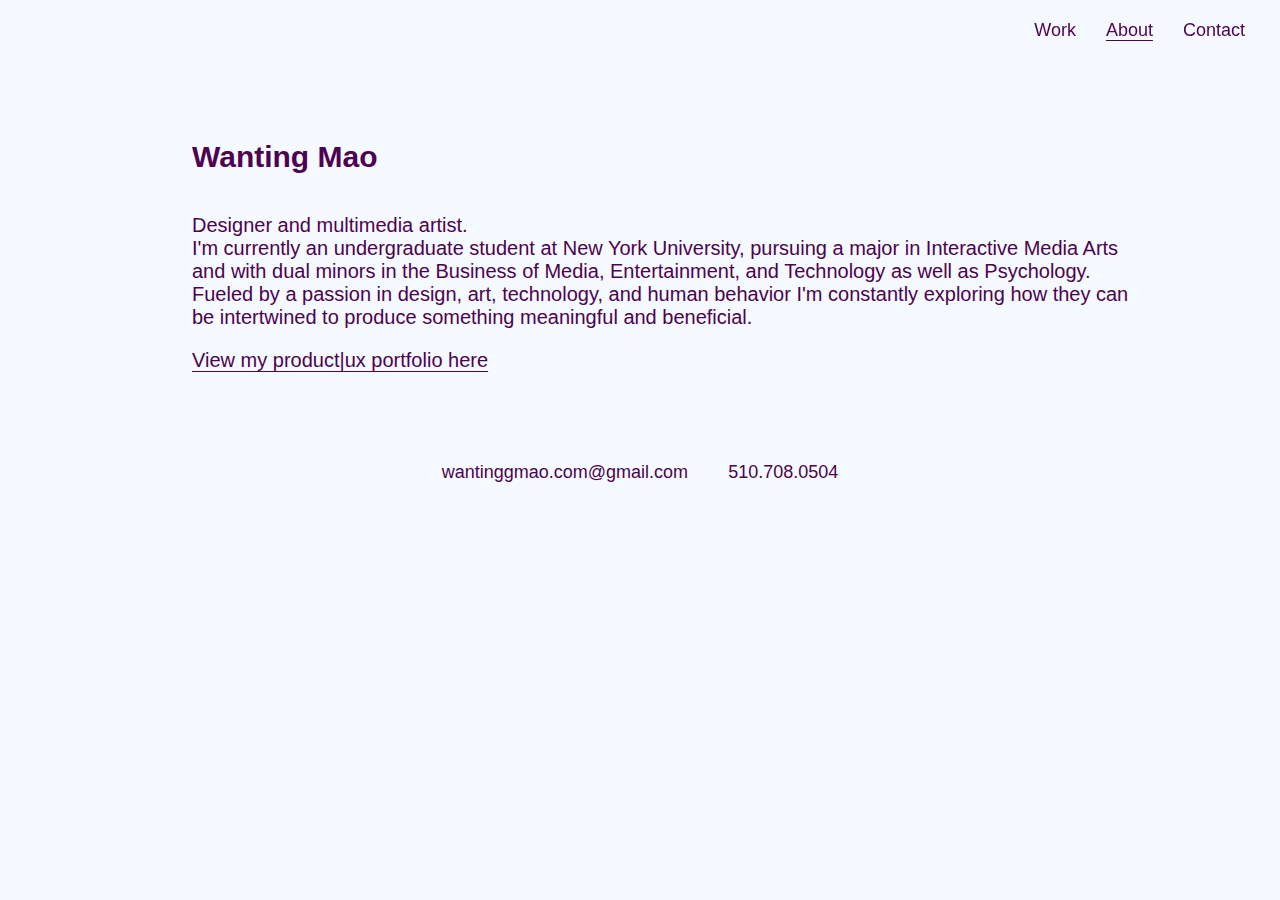
<file: about.html>
<!DOCTYPE html>
<html lang="en">
<head>
    <meta charset="UTF-8">
    <meta name="viewport" content="width=device-width, initial-scale=1.0">
    <link rel="stylesheet" href="about.css">
    
    <link rel="preconnect" href="https://fonts.googleapis.com">
    <link rel="preconnect" href="https://fonts.gstatic.com" crossorigin>
    <link href="https://fonts.googleapis.com/css2?family=Barlow:wght@100;200;300;400&family=Inter:wght@100&family=Playfair+Display&display=swap" rel="stylesheet">
    
    <link rel="stylesheet" href="navigation.css">
    <title>About</title>
</head>
<body>
    <header>
        <nav class="navbar">
            <a href="index.html">Work</a>
            <a href="about.html" class="active">About</a>
            <a href="contact.html">Contact</a>
        </nav>
    </header>

    <div class="intro">
        <h1>Wanting Mao</h1>
    </div>

    <div class="aboutme-container">
        <div class="aboutme">
            <p class="aboutme-text">
                Designer and multimedia artist. <br>
                I'm currently an undergraduate student at New York University, 
                pursuing a major in Interactive Media Arts and with dual minors 
                in the Business of Media, Entertainment, and Technology as well 
                as Psychology. Fueled by a passion in design, art, technology, 
                and human behavior I'm constantly exploring how they can be 
                intertwined to produce something meaningful and beneficial.
            </p>
                
            <p> <a href="https://wantingsthings.com/">View my product|ux portfolio here</a></p>
        </div>

    </div>
    

    <footer>
        <div class="contact-links">
            <!-- Contact links content -->
            <a href="mailto:wantinggmao@gmail.com">wantinggmao.com@gmail.com</a>
            <a href="tel:+15107080504">510.708.0504</a>
        </div>
    </footer>
</body>
</html>
</file>
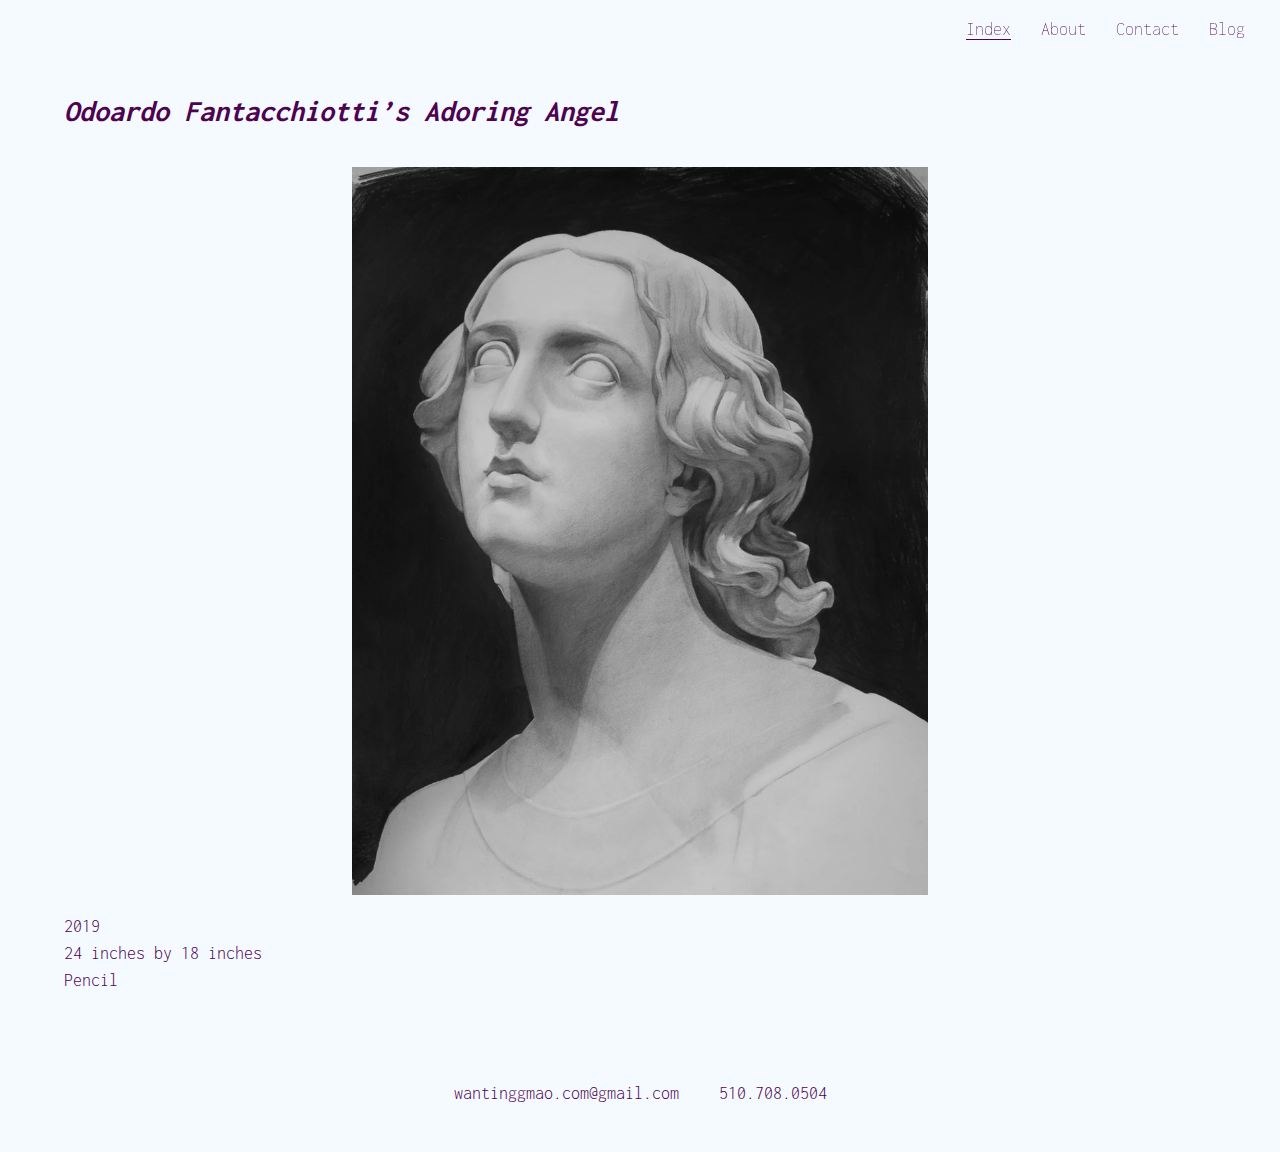
<file: angel.html>
<!DOCTYPE html>
<html lang="en">
<head>
    <meta charset="UTF-8">
    <meta name="viewport" content="width=device-width, initial-scale=1.0">
    <link rel="stylesheet" href="ladies.css">
    
    <link rel="preconnect" href="https://fonts.googleapis.com">
    <link rel="preconnect" href="https://fonts.gstatic.com" crossorigin>
<link href="https://fonts.googleapis.com/css2?family=Barlow:wght@100;200;300&family=Inconsolata:wght@300;400&family=Inter:wght@100&family=Playfair+Display&display=swap" rel="stylesheet">
    
    <link rel="stylesheet" href="navigation.css">
    <title>Odoardo Fantacchiotti’s Adoring Angel</title>
</head>
<body>
    <header>
        <nav class="navbar">
            <a href="index.html" class="active">Index</a>
            <a href="about.html">About</a>
            <a href="contact.html">Contact</a>
            <a href="blog.html">Blog</a>
        </nav>
        <div class="intro">
            <h1><i>Odoardo Fantacchiotti’s Adoring Angel</i></h1>
        </div>
    </header>

   <div class="image">
                    <img src="imgs/angel.png" alt="Odoardo Fantacchiotti’s Adoring Angel">
                    </div>
                    <div>
                        <p>
                            2019<br>
                            24 inches by 18 inches<br>
                            Pencil 

                        </p>
                    </div>
                </div>
            
    <footer>
        <div class="contact-links">
            <!-- Contact links content -->
            <a href="mailto:wantinggmao@gmail.com">wantinggmao.com@gmail.com</a>
            <a href="tel:+15107080504">510.708.0504</a>
        </div>
    </footer>
</body>
</html>
</file>
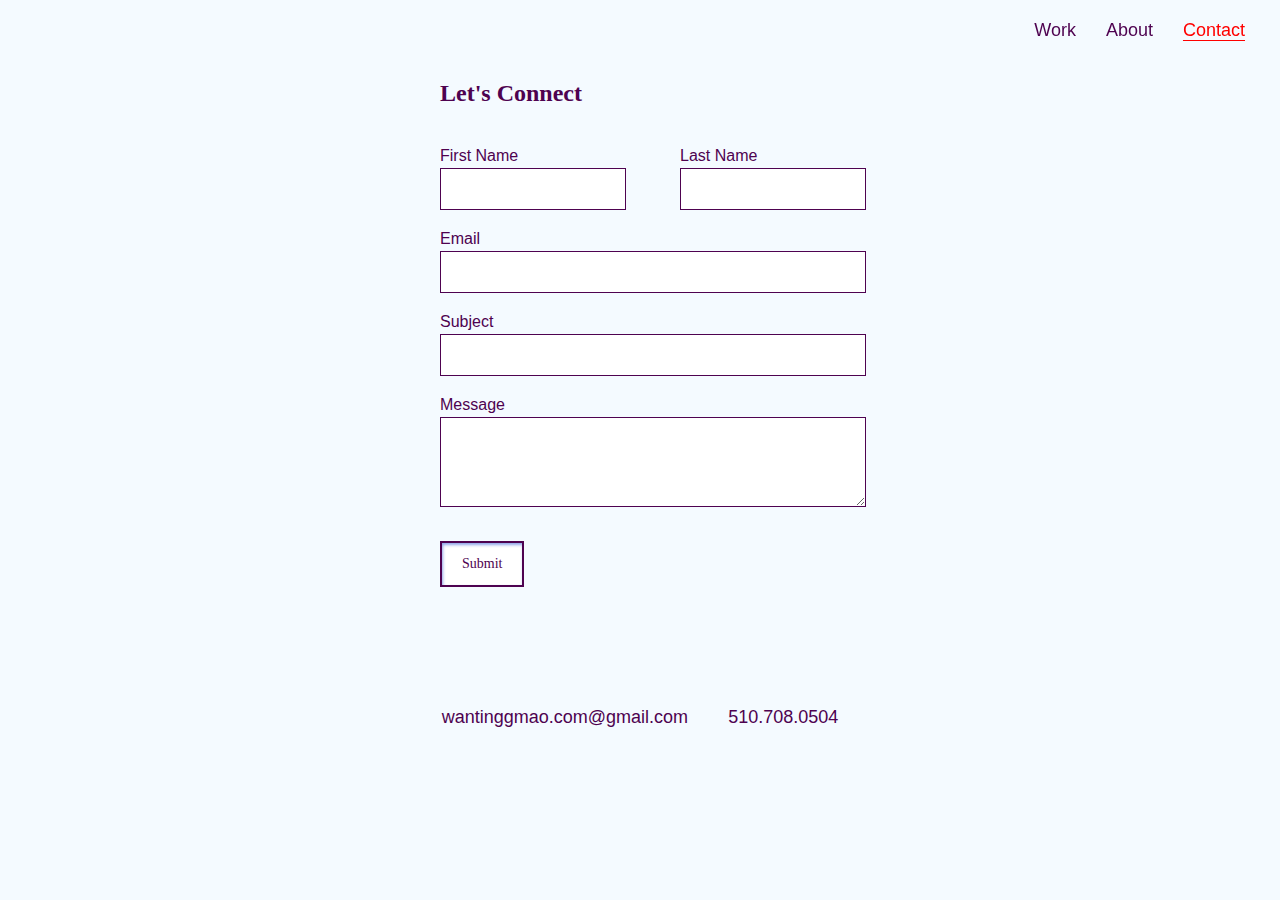
<file: contact.html>
<!DOCTYPE html>
<html lang="en">
<head>
    <link rel="stylesheet" href="navigation.css">
    <link rel="stylesheet" href="style.css"> <!-- Link to your main style.css -->
    <link rel="stylesheet" href="contact.css"> <!-- Link to the new or updated contact.css -->
    
    <link rel="preconnect" href="https://fonts.googleapis.com">
    <link rel="preconnect" href="https://fonts.gstatic.com" crossorigin>
    <link href="https://fonts.googleapis.com/css2?family=Barlow:wght@100;200;300;400&family=Inter:wght@100&family=Playfair+Display&display=swap" rel="stylesheet">
    
    <title>Contact</title>
</head>
<body>
    <header>
        <nav class="navbar">
            <a href="index.html">Work</a>
            <a href="about.html">About</a>
            <a href="contact.html" class="active">Contact</a>
        </nav>
    </header>

    <div class="contact-container">
        <form action="https://api.web3forms.com/submit" method="POST">

            <input type="hidden" name="access_key" value="4fb57ae7-def2-4c25-840b-3293f38a7f48">
        <section id="contact-form">
            <h2>Let's Connect</h2>
            
                <div class="name-inputs">
            
                    <div class="name-input">
                       
                        <label for="fname">First Name </label>
                        <input type="text" id="fname" name="fname" required>
                    </div>

                    <div class="name-input">
                        <label for="lname">Last Name</label>
                        <input type="text" id="lname" name="lname">
                    </div>
                </div>
            <!-- </div> -->

                <label for="email">Email <span></span></label>
                <input type="email" id="email" name="email" required>

                <label for="subject">Subject <span></span></label>
                <input type="text" id="subject" name="subject" required>

                <label for="message">Message <span></span></label>
                <textarea id="message" name="message" rows="4" required></textarea>

                <button type="submit">Submit</button>
            </form>
        </section>
    </div>

    <footer>
        <div class="contact-links">
            <!-- Contact links content -->
            <a href="mailto:wantinggmao@gmail.com">wantinggmao.com@gmail.com</a>
            <a href="tel:+15107080504">510.708.0504</a>
        </div>
    </footer>
</body>
</html>
</file>
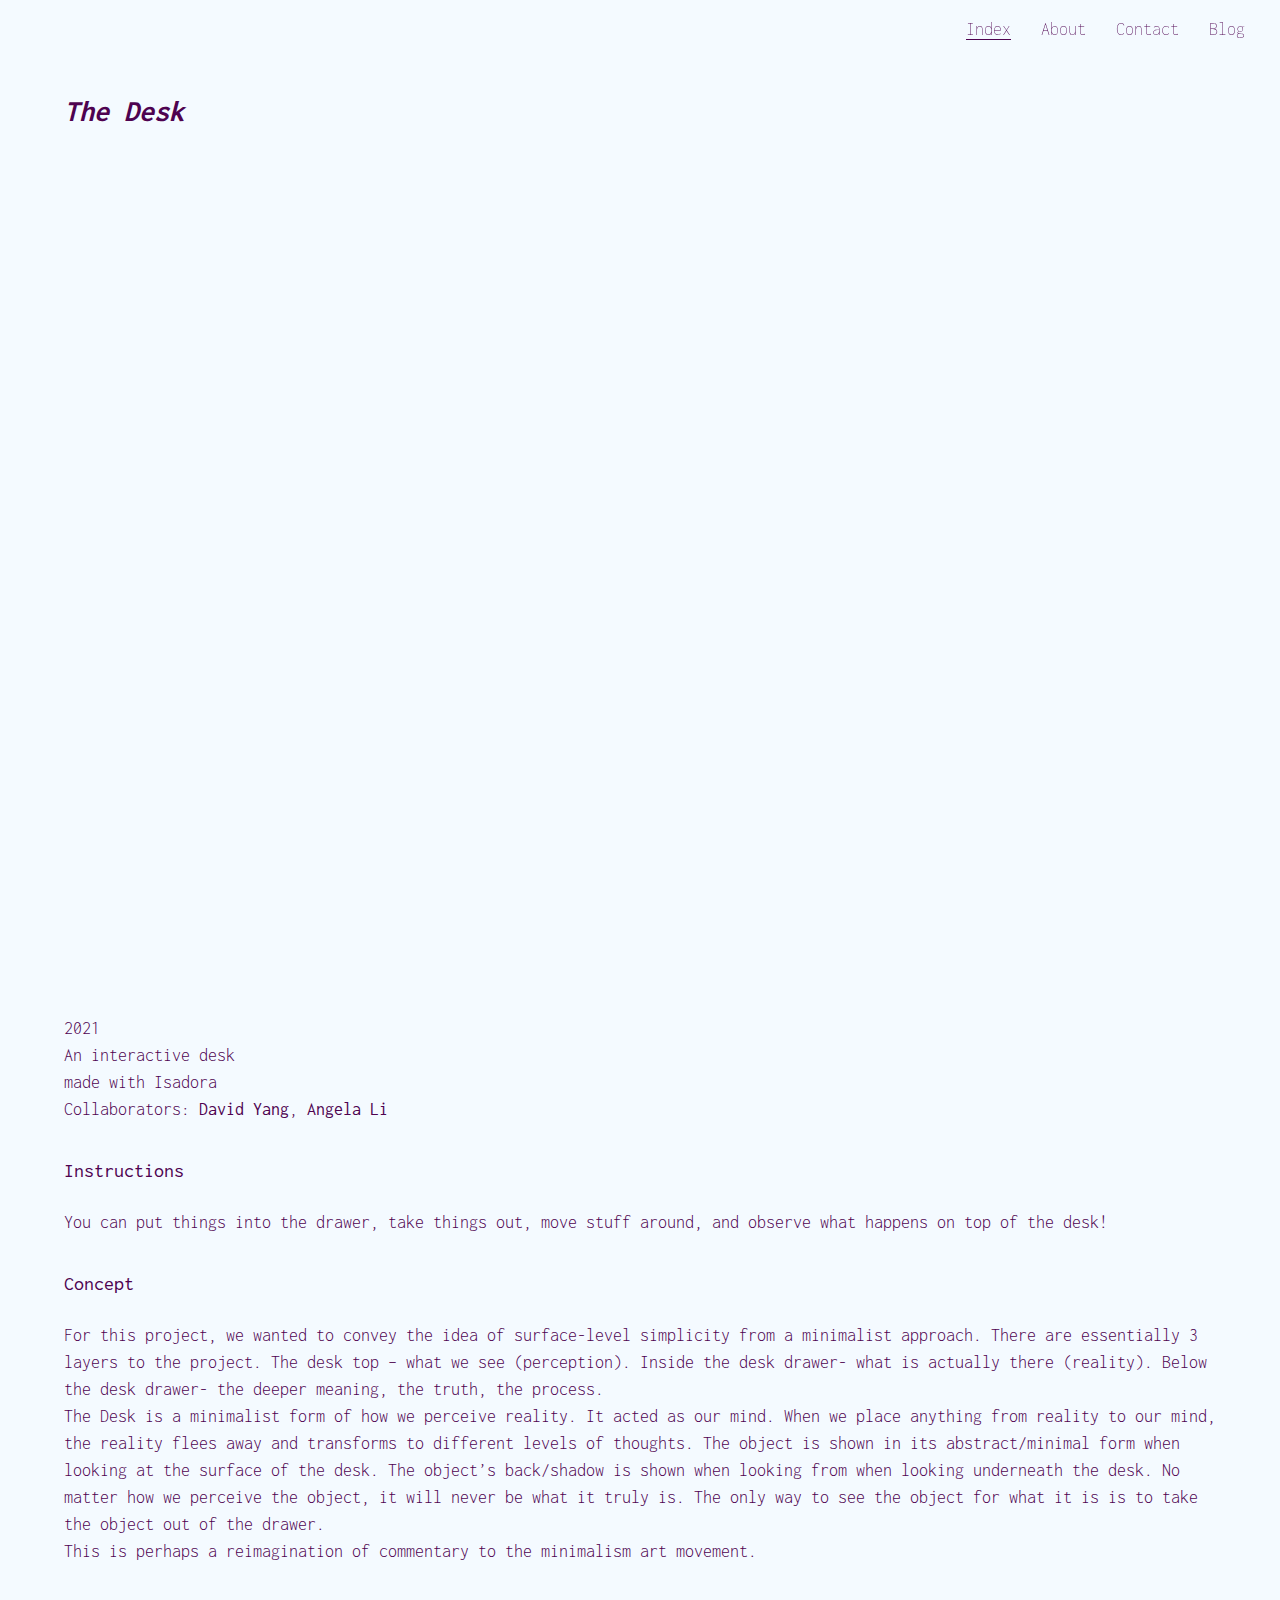
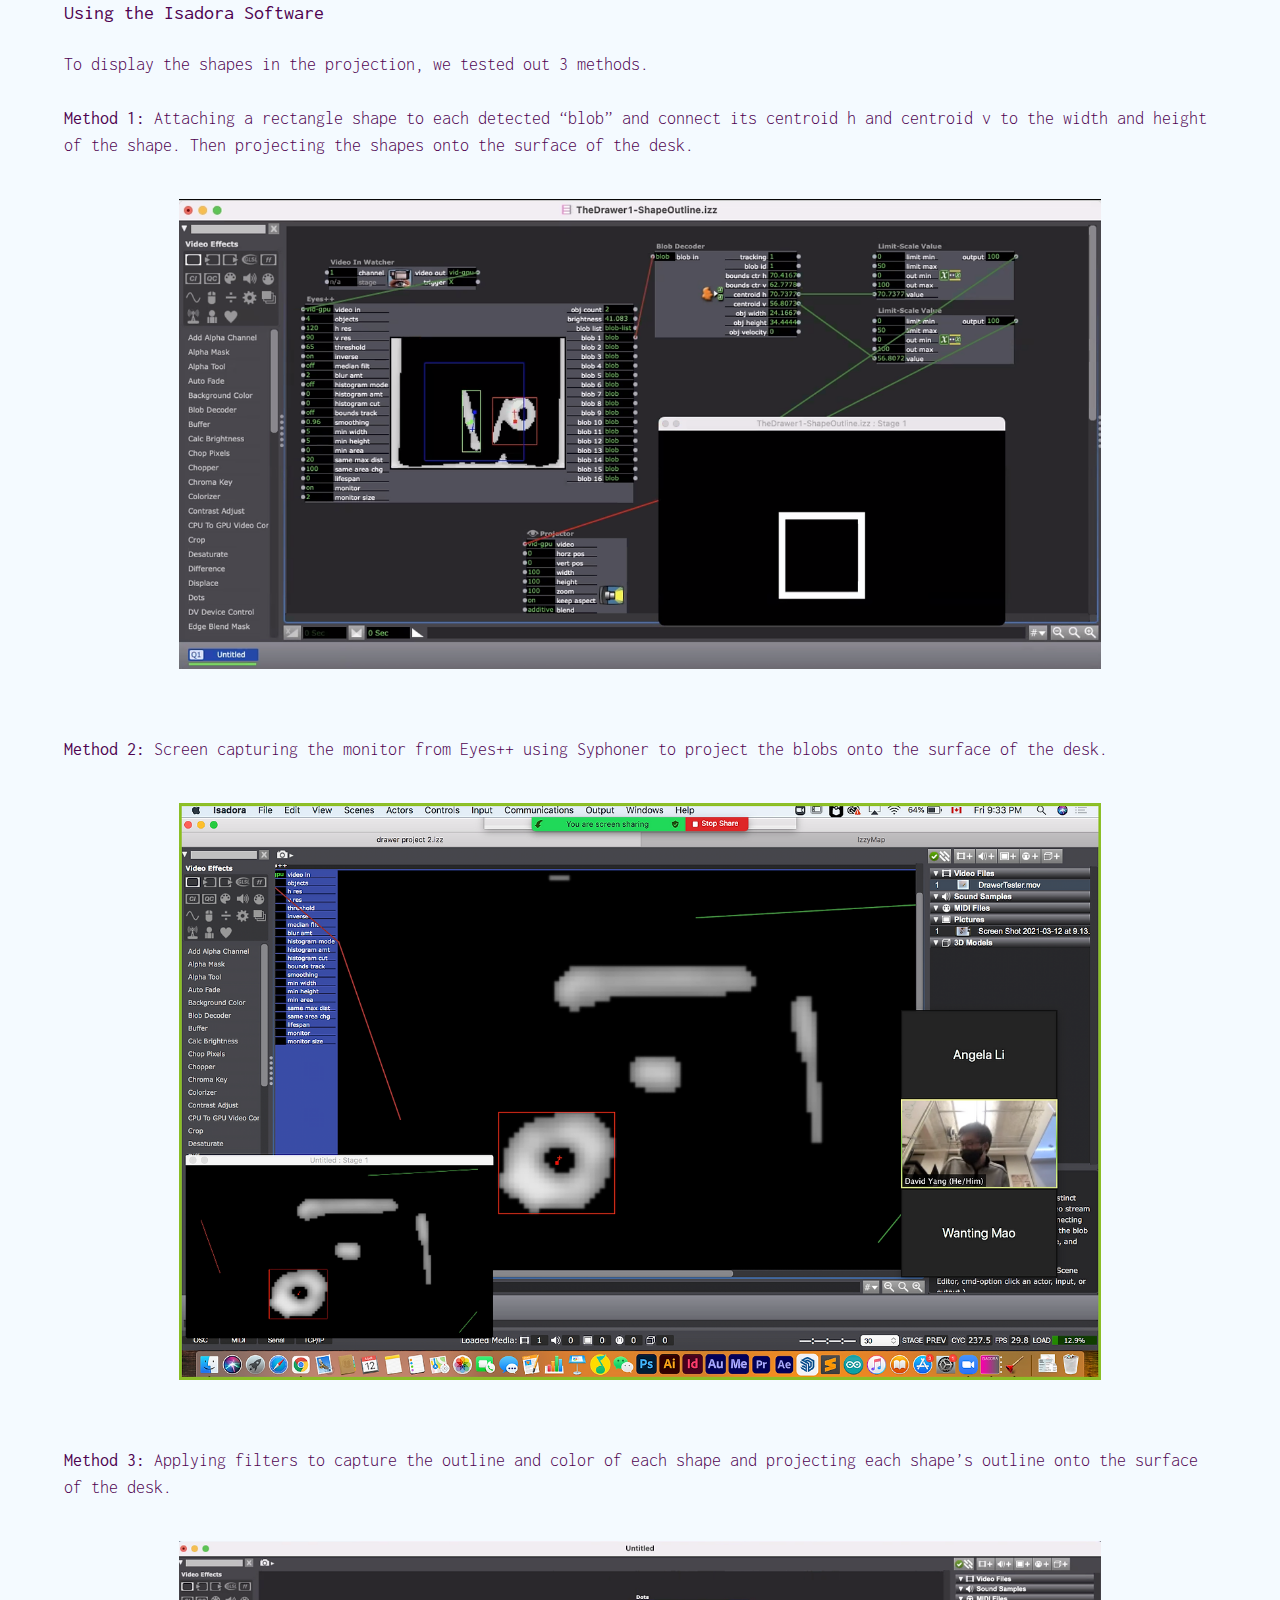
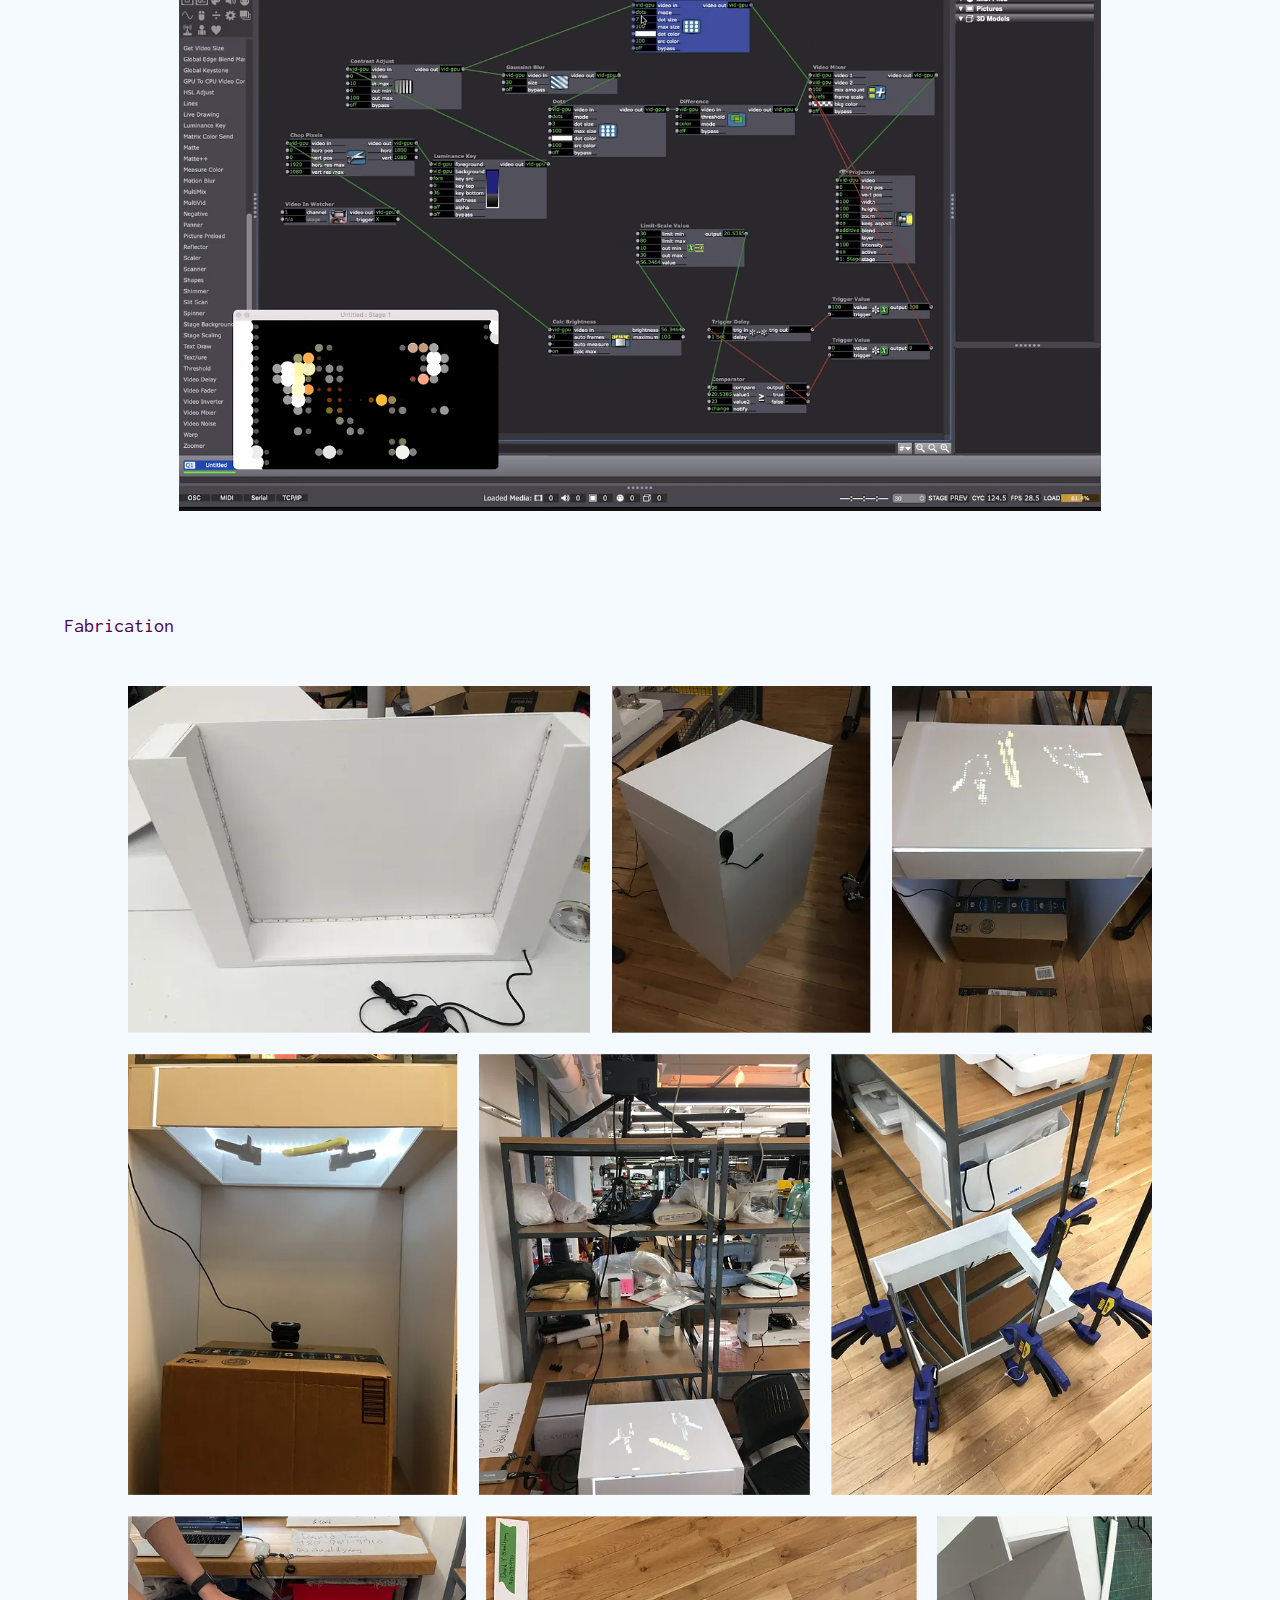
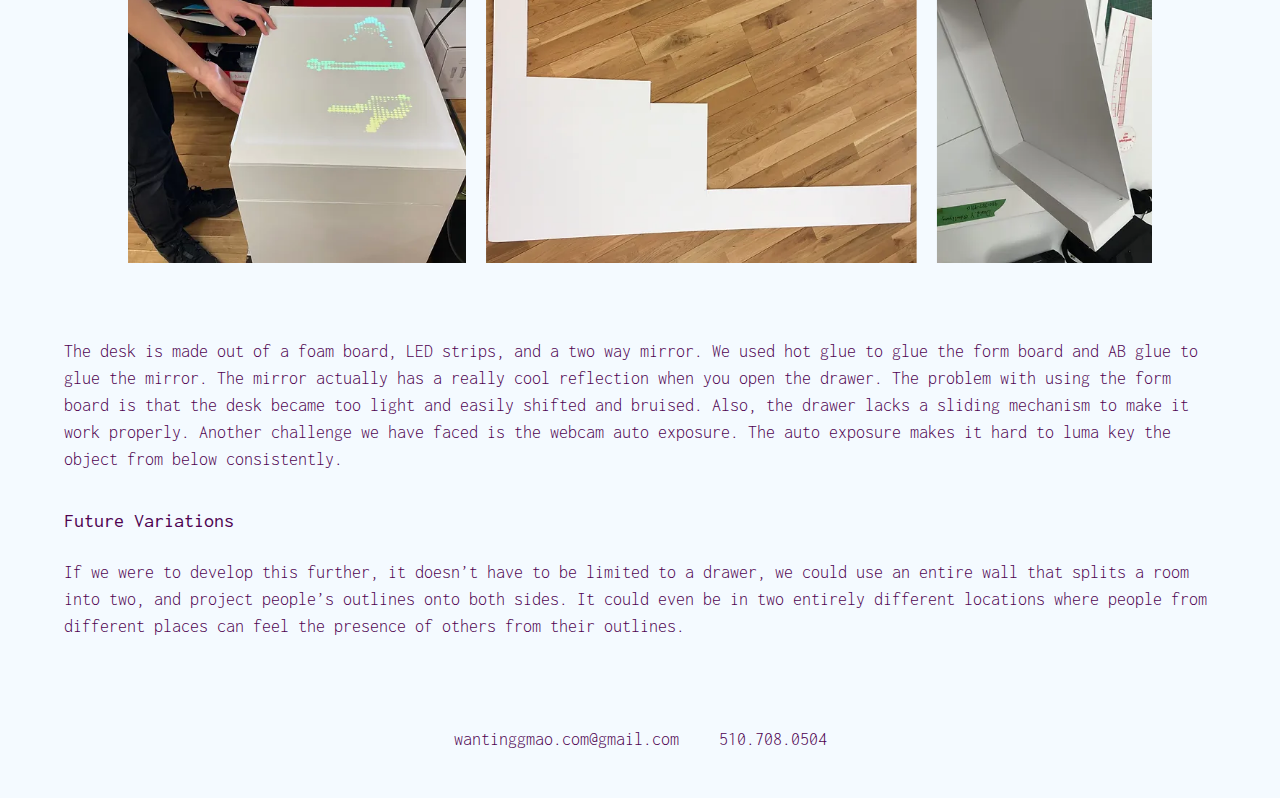
<file: desk.html>
<!DOCTYPE html>
<html lang="en">
<head>
    <meta charset="UTF-8">
    <meta name="viewport" content="width=device-width, initial-scale=1.0">
    <link rel="stylesheet" href="desk.css">
    
    <link rel="preconnect" href="https://fonts.googleapis.com">
    <link rel="preconnect" href="https://fonts.gstatic.com" crossorigin>
<link href="https://fonts.googleapis.com/css2?family=Barlow:wght@100;200;300&family=Inconsolata:wght@300;400&family=Inter:wght@100&family=Playfair+Display&display=swap" rel="stylesheet">
    
    <link rel="stylesheet" href="navigation.css">
    <title>The Desk</title>
</head>
<body>
    <header>
        <nav class="navbar">
            <a href="index.html" class="active">Index</a>
            <a href="about.html">About</a>
            <a href="contact.html">Contact</a>
            <a href="blog.html">Blog</a>
        </nav>
        <div class="intro">
            <h1><i>The Desk</i></h1>
        </div>
    </header>

    <iframe src="https://www.youtube.com/embed/gmtK6iGKX_g?si=Rek1Ks8pcdUIKGFN" 
    title="YouTube video player" frameborder="0" allow="accelerometer; 
    autoplay; clipboard-write; encrypted-media; gyroscope; picture-in-picture; 
    web-share" allowfullscreen></iframe>
                    <div>
                        <p>
                            2021<br>
                            An interactive desk<br>
                            made with Isadora <br>
                            Collaborators: <b>David Yang</b>, <b>Angela Li</b>

                        </p>
                        <div class="documentation">
                            <h2>Instructions</h2>
                            <p>You can put things into the drawer, take things out, 
                                move stuff around, and observe what happens on top of the desk!
                                ​</p>
    
                        <h2>Concept</h2>
                        <p>For this project, we wanted to convey the idea of surface-level simplicity 
                            from a minimalist approach. There are essentially 3 layers to the project. 
                            The desk top – what we see (perception). Inside the desk drawer- what is 
                            actually there (reality). Below the desk drawer- the deeper meaning, 
                            the truth, the process. <br>
                            The Desk is a minimalist form of how we perceive reality. It acted as our mind. 
                            When we place anything from reality to our mind, the reality flees away 
                            and transforms to different levels of thoughts.
                            The object is shown in its abstract/minimal form when looking at the 
                            surface of the desk. The object’s back/shadow is shown when looking from 
                            when looking underneath the desk. No matter how we perceive the object, 
                            it will never be what it truly is. The only way to see the object for 
                            what it is is to take the object out of the drawer.<br>
                            This is perhaps a reimagination of commentary to the minimalism art movement.
                        </p>
                   
                         <h2>Using the Isadora Software</h2>
                         <p>To display the shapes in the projection, we tested out 3 methods. <br> <br>
                            <b>Method 1:</b> Attaching a rectangle shape to each detected “blob” and 
                            connect its centroid h and centroid v to the width and height of 
                            the shape. Then projecting the shapes onto the surface of the desk.
                            <img src="desk/desk1.jpg" alt="Method 1">
                         <br>
                         <b>Method 2:</b> Screen capturing the monitor from Eyes++ using 
                         Syphoner to project the blobs onto the surface of the desk.
                            <img src="desk/desk2.jpg" alt="Method 2">
                         <br>
                         <b>Method 3:</b> Applying filters to capture the outline and color of each 
                         shape and projecting each shape’s outline onto the surface of the desk.
                            <img src="desk/desk3.jpg" alt="Method 2">
                         <br>
                         </p>
                         <h2>Fabrication</h2>
                         <img src="desk/deskfab.png" alt="Fabrication documentation" class="fab">
                         <br>
                         <p>The desk is made out of a foam board, LED strips, and 
                            a two way mirror. We used hot glue to glue the form 
                            board and AB glue to glue the mirror. The mirror 
                            actually has a really cool reflection when you open the drawer.
                            The problem with using the form board is that the desk became 
                            too light and easily shifted and bruised. Also, the drawer 
                            lacks a sliding mechanism to make it work properly. Another 
                            challenge we have faced is the webcam auto exposure. The auto 
                            exposure makes it hard to luma key the object from below consistently.
                         </p>
                        
                         <h2>Future Variations</h2>
                         <p>
                            If we were to develop this further, it doesn’t have to be limited to 
                            a drawer, we could use an entire wall that splits a room into two, 
                            and project people’s outlines onto both sides. It could even be in 
                            two entirely different locations where people from different places 
                            can feel the presence of others from their outlines.
                         </p>
                        
    
    
                        </div>
                    </div>
       
            
    <footer>
        <div class="contact-links">
            <!-- Contact links content -->
            <a href="mailto:wantinggmao@gmail.com">wantinggmao.com@gmail.com</a>
            <a href="tel:+15107080504">510.708.0504</a>
        </div>
    </footer>
</body>
</html>
</file>
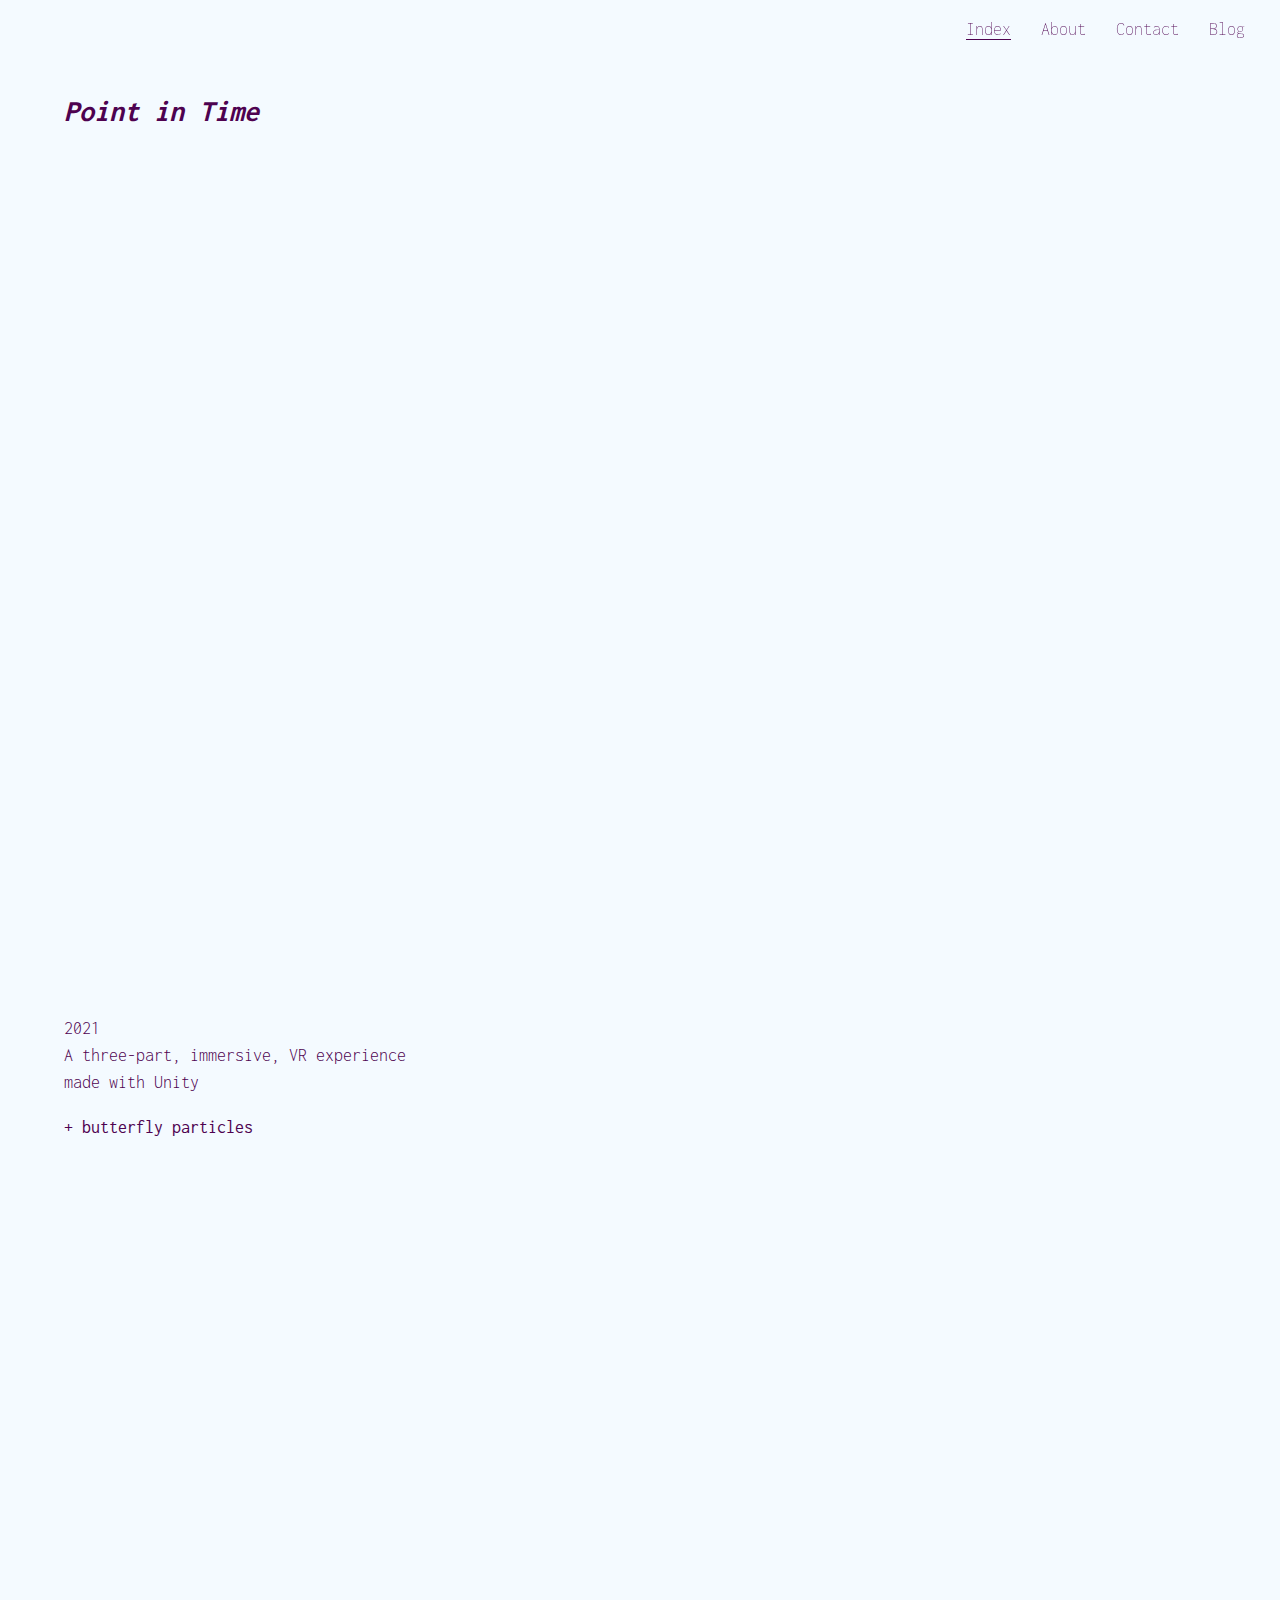
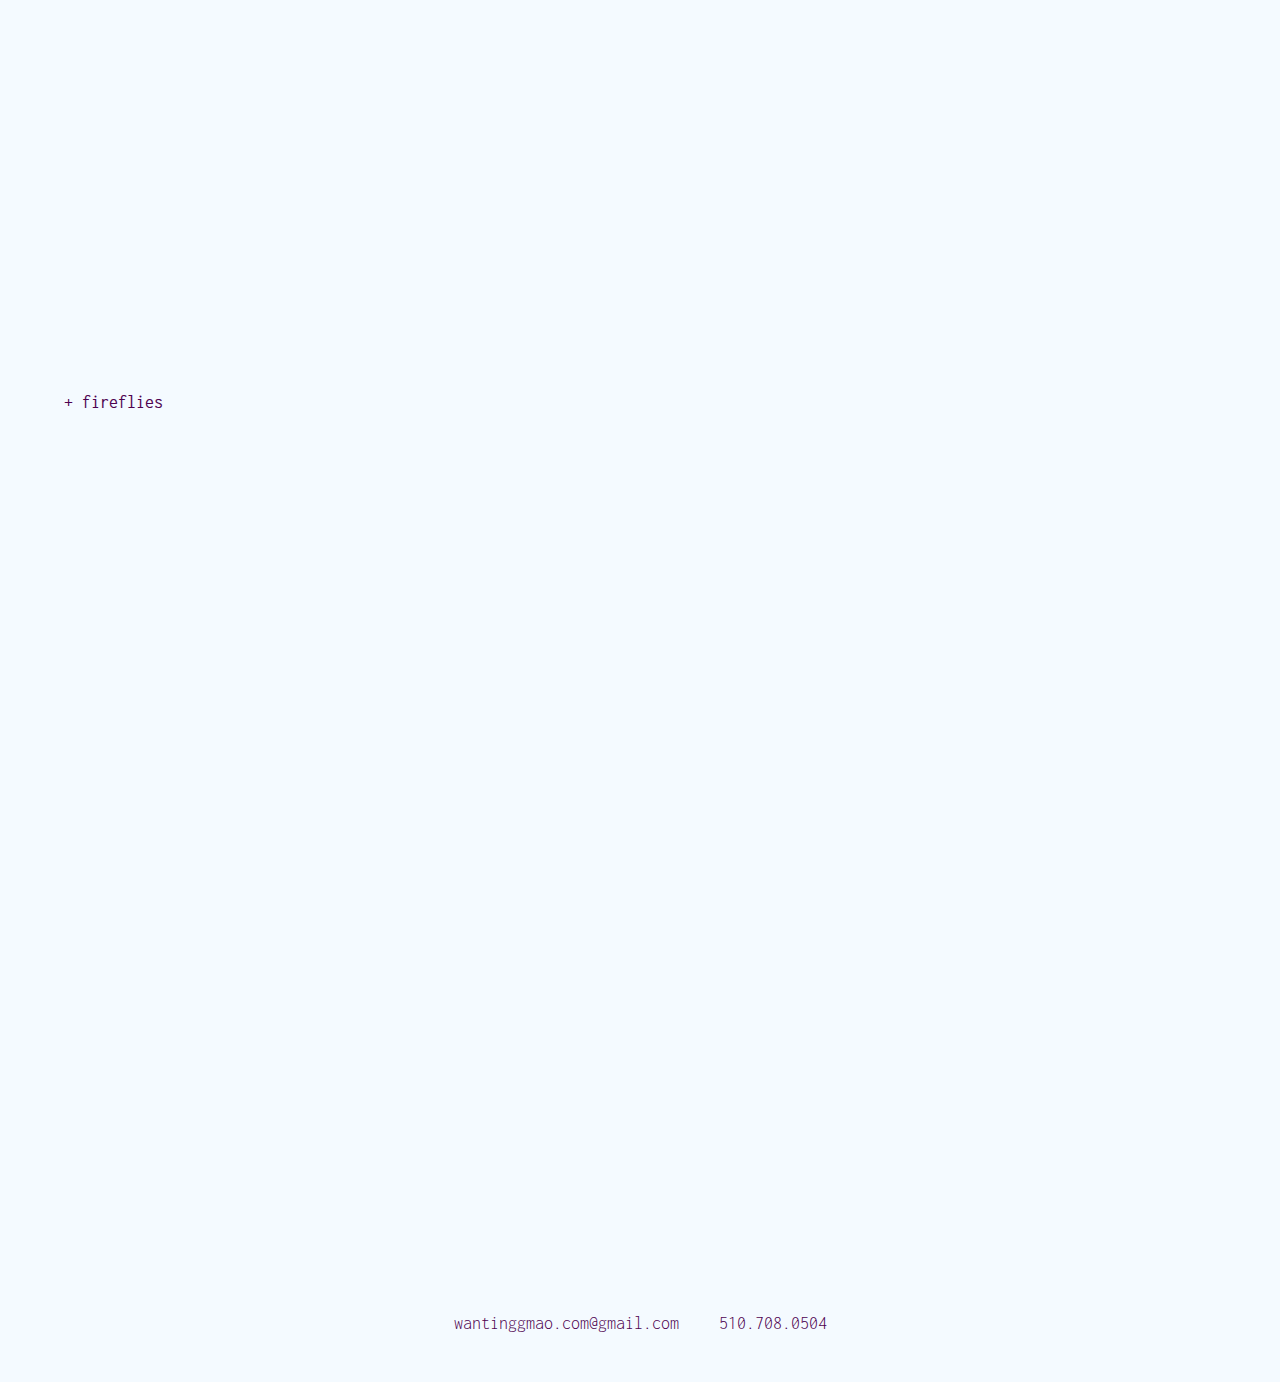
<file: pointintime.html>
<!DOCTYPE html>
<html lang="en">
<head>
    <meta charset="UTF-8">
    <meta name="viewport" content="width=device-width, initial-scale=1.0">
    <link rel="stylesheet" href="vrar.css">
    
    <link rel="preconnect" href="https://fonts.googleapis.com">
    <link rel="preconnect" href="https://fonts.gstatic.com" crossorigin>
<link href="https://fonts.googleapis.com/css2?family=Barlow:wght@100;200;300&family=Inconsolata:wght@300;400&family=Inter:wght@100&family=Playfair+Display&display=swap" rel="stylesheet">
    
    <link rel="stylesheet" href="navigation.css">
    <title>Point in time</title>
</head>
<body>
    <header>
        <nav class="navbar">
            <a href="index.html" class="active">Index</a>
            <a href="about.html">About</a>
            <a href="contact.html">Contact</a>
            <a href="blog.html">Blog</a>
        </nav>
        <div class="intro">
            <h1><i>Point in Time</i></h1>
        </div>
    </header>

    <iframe src="https://www.youtube.com/embed/XYOnd3bi0x8?si=Ti0OUCAcNNS0Qe6d" 
    title="YouTube video player" frameborder="0" allow="accelerometer; autoplay; 
    clipboard-write; encrypted-media; gyroscope; picture-in-picture; web-share" 
    allowfullscreen></iframe>
                    <div>
                        <p>
                            2021<br>
                            A three-part, immersive, VR experience<br>
                            made with Unity

                        </p>
                        <p> <b>+ butterfly particles</b>
                            <iframe src="https://www.youtube.com/embed/ikug7OUisPA?si=o36QKoTieAuaUdU6" 
                            title="YouTube video player" frameborder="0" allow="accelerometer; autoplay; 
                            clipboard-write; encrypted-media; gyroscope; picture-in-picture; web-share" 
                            allowfullscreen></iframe>
                        </p>
                        <p><b>+ fireflies</b>
                            <iframe src="https://www.youtube.com/embed/627ETHxYbvs?si=qRsn4jczKYapwabk" 
                            title="YouTube video player" frameborder="0" allow="accelerometer; autoplay; 
                            clipboard-write; encrypted-media; gyroscope; picture-in-picture; web-share" 
                            allowfullscreen></iframe>
                        </p>
                    </div>
                </div>
            
    <footer>
        <div class="contact-links">
            <!-- Contact links content -->
            <a href="mailto:wantinggmao@gmail.com">wantinggmao.com@gmail.com</a>
            <a href="tel:+15107080504">510.708.0504</a>
        </div>
    </footer>
</body>
</html>
</file>
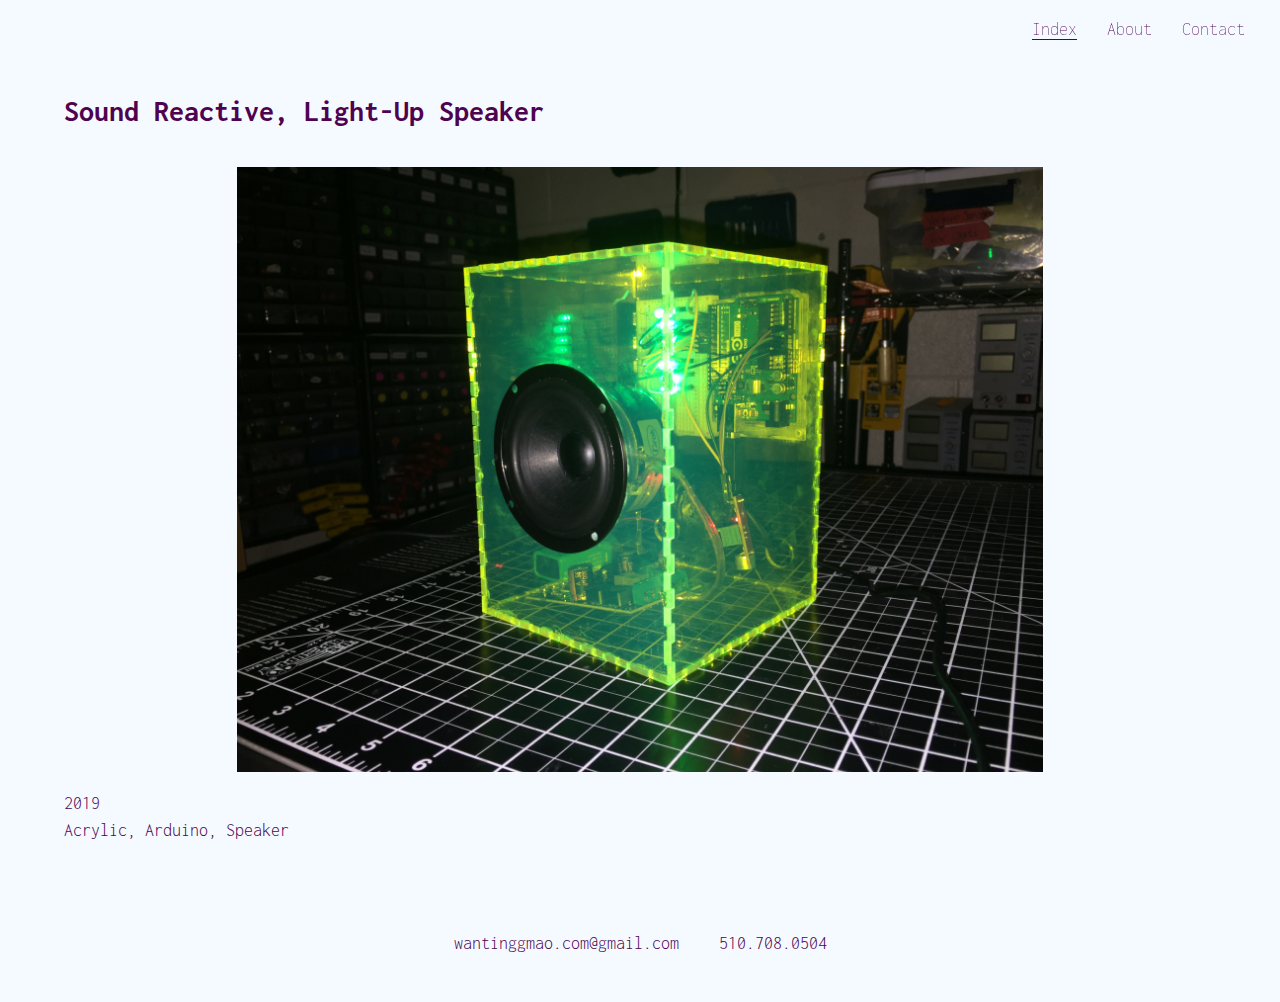
<file: speaker.html>
<!DOCTYPE html>
<html lang="en">
<head>
    <meta charset="UTF-8">
    <meta name="viewport" content="width=device-width, initial-scale=1.0">
    <link rel="stylesheet" href="projects.css">
    
    <link rel="preconnect" href="https://fonts.googleapis.com">
    <link rel="preconnect" href="https://fonts.gstatic.com" crossorigin>
<link href="https://fonts.googleapis.com/css2?family=Barlow:wght@100;200;300&family=Inconsolata:wght@300;400&family=Inter:wght@100&family=Playfair+Display&display=swap" rel="stylesheet">
    
    <link rel="stylesheet" href="navigation.css">
    <title>Sound Reactive, Light-Up Speaker</title>
</head>
<body>
    <header>
        <nav class="navbar">
            <a href="index.html" class="active">Index</a>
            <a href="about.html">About</a>
            <a href="contact.html">Contact</a>
        </nav>
        <div class="intro">
            <h1>Sound Reactive, Light-Up Speaker</h1>
        </div>
    </header>

   <div class="image">
                    <img src="imgs/speakerfull.JPG" alt="Sound Reactive, Light-Up Speaker">
                    </div>
                    <div>
                        <p>
                            2019<br>
                            Acrylic, Arduino, Speaker

                        </p>
                    </div>
                </div>
            
    <footer>
        <div class="contact-links">
            <!-- Contact links content -->
            <a href="mailto:wantinggmao@gmail.com">wantinggmao.com@gmail.com</a>
            <a href="tel:+15107080504">510.708.0504</a>
        </div>
    </footer>
</body>
</html>
</file>
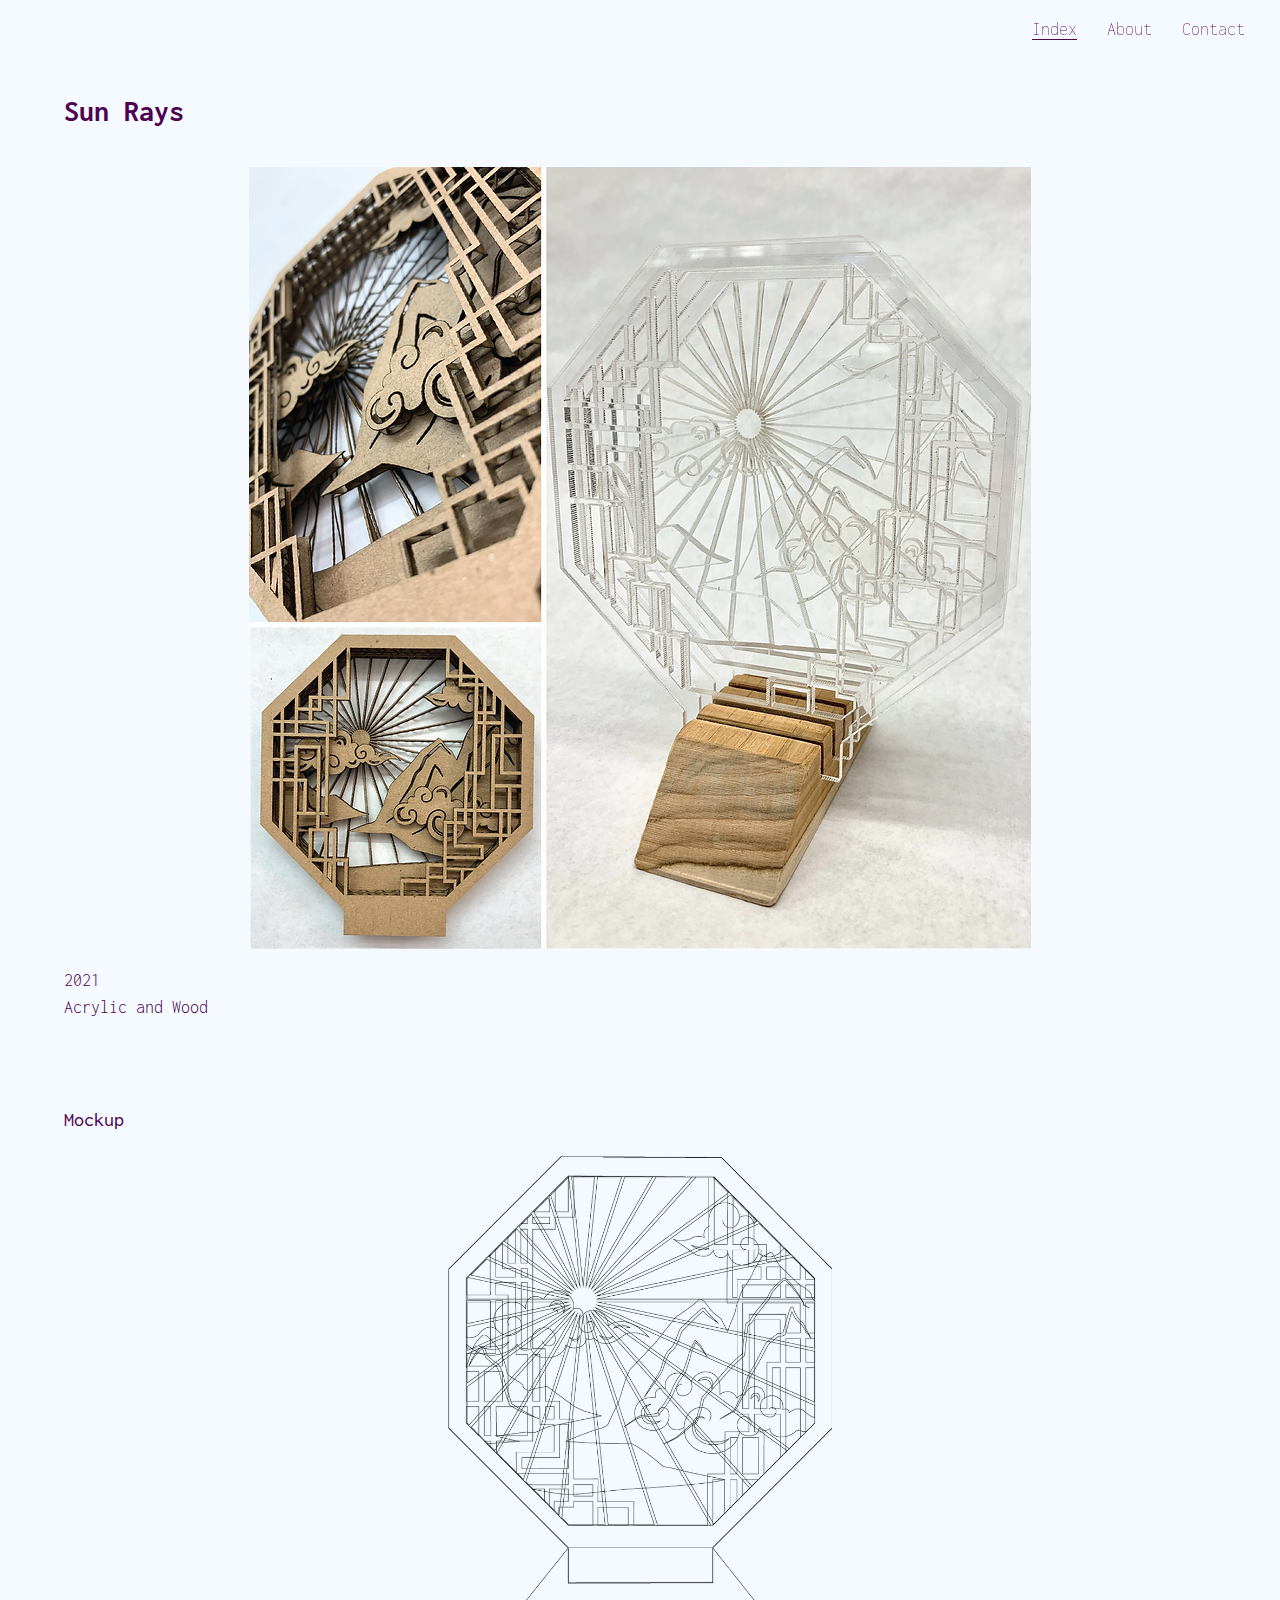
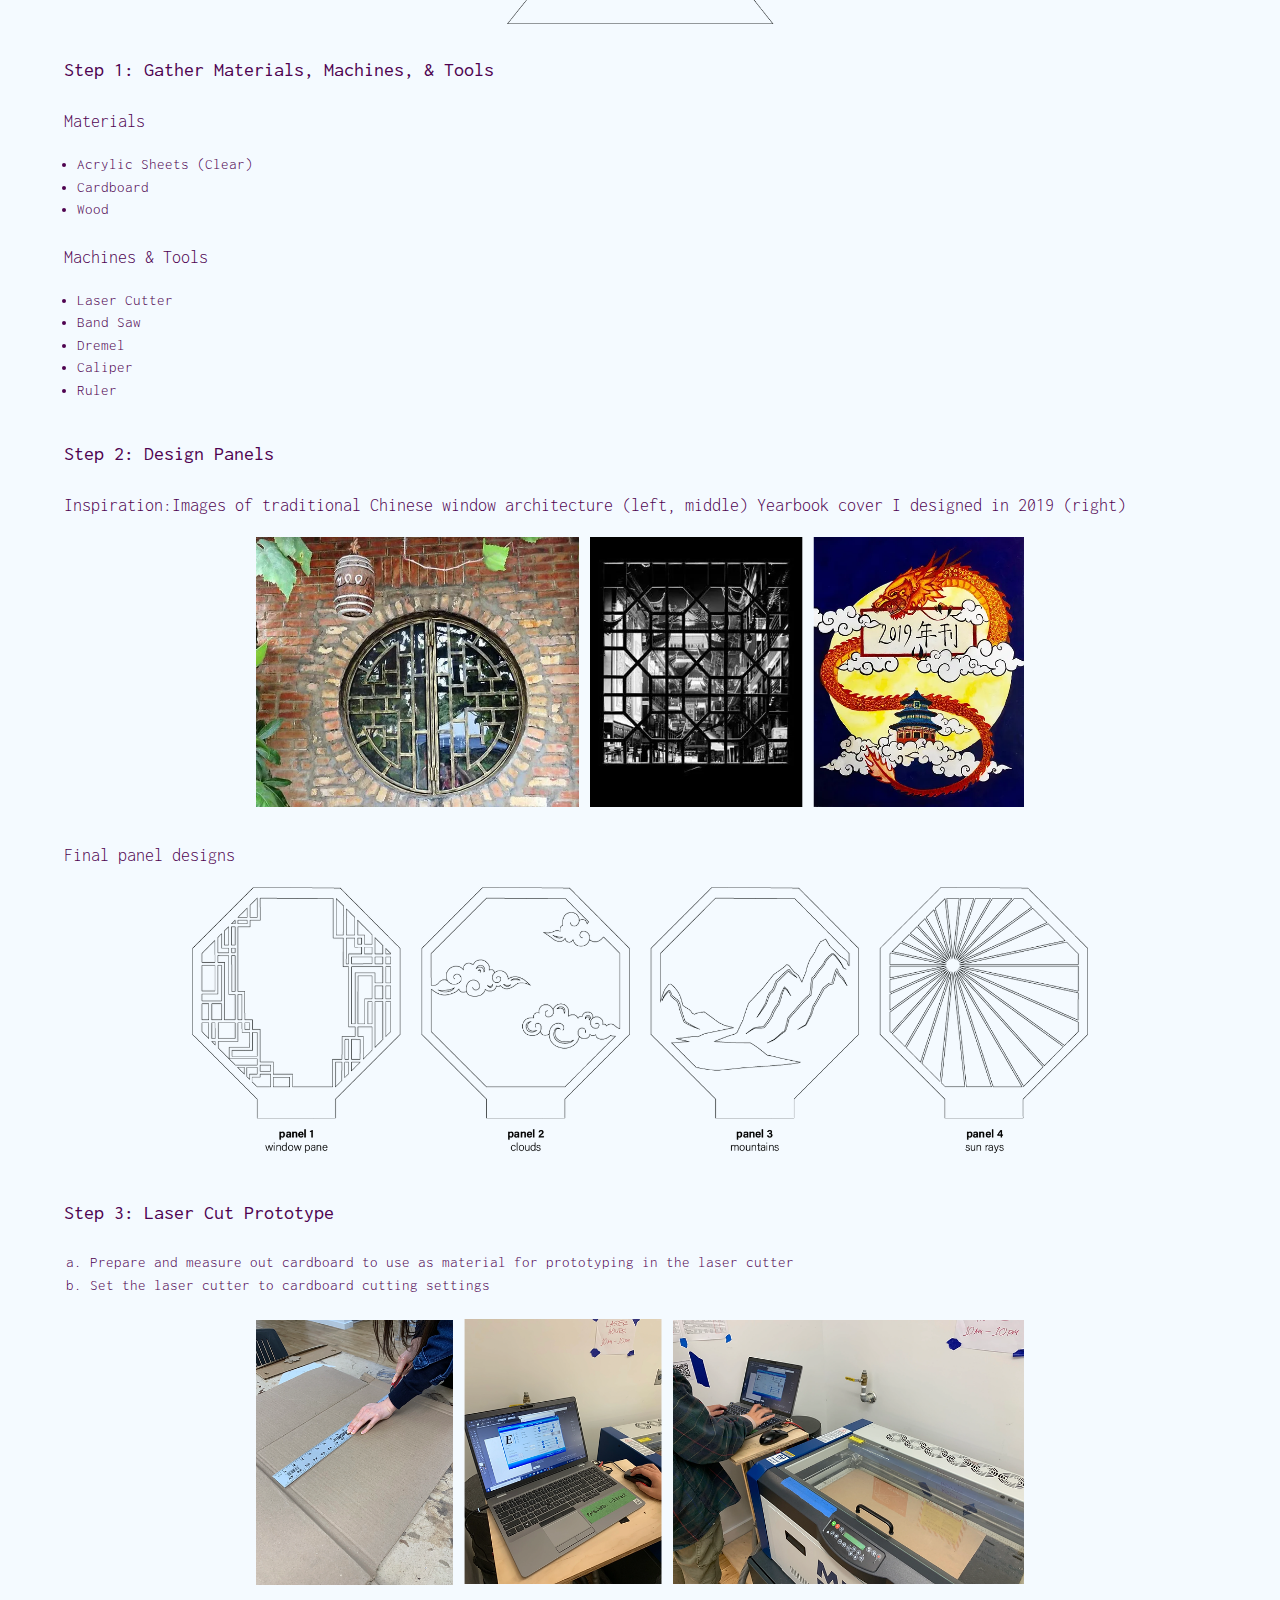
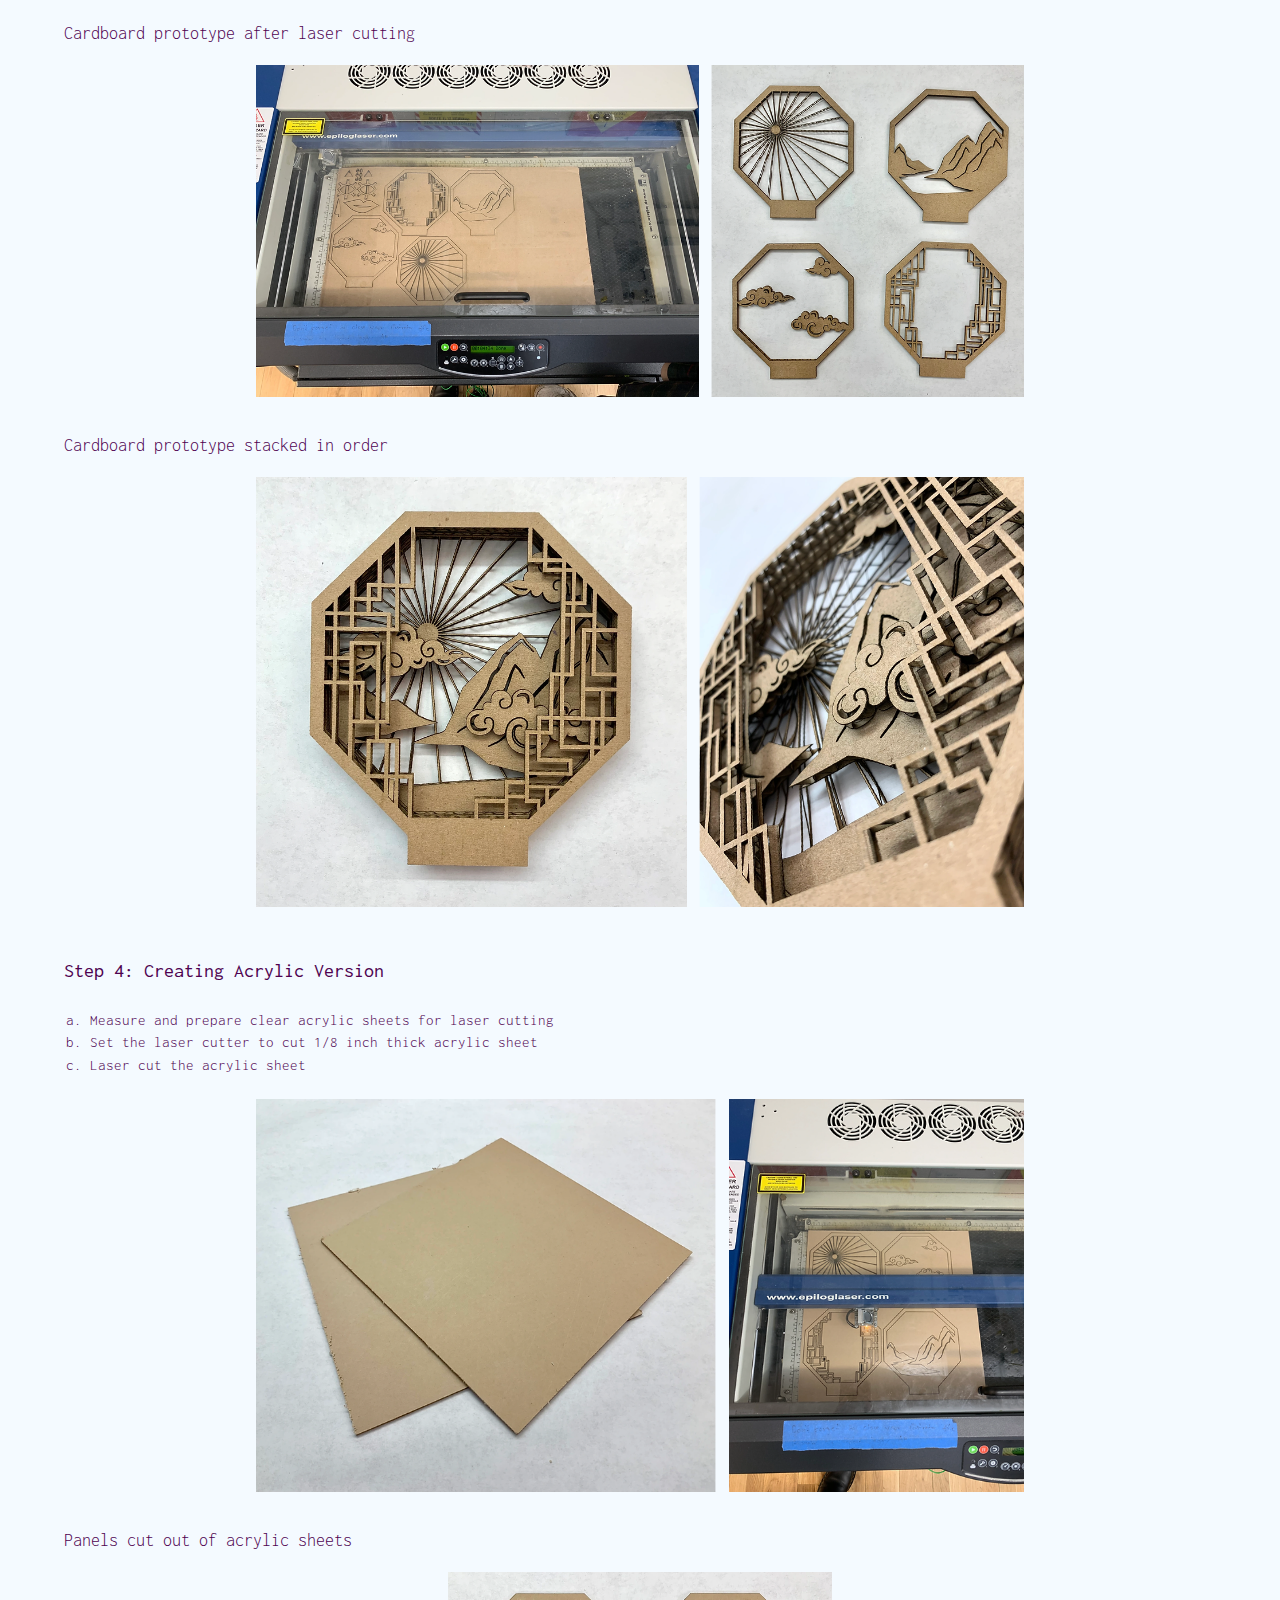
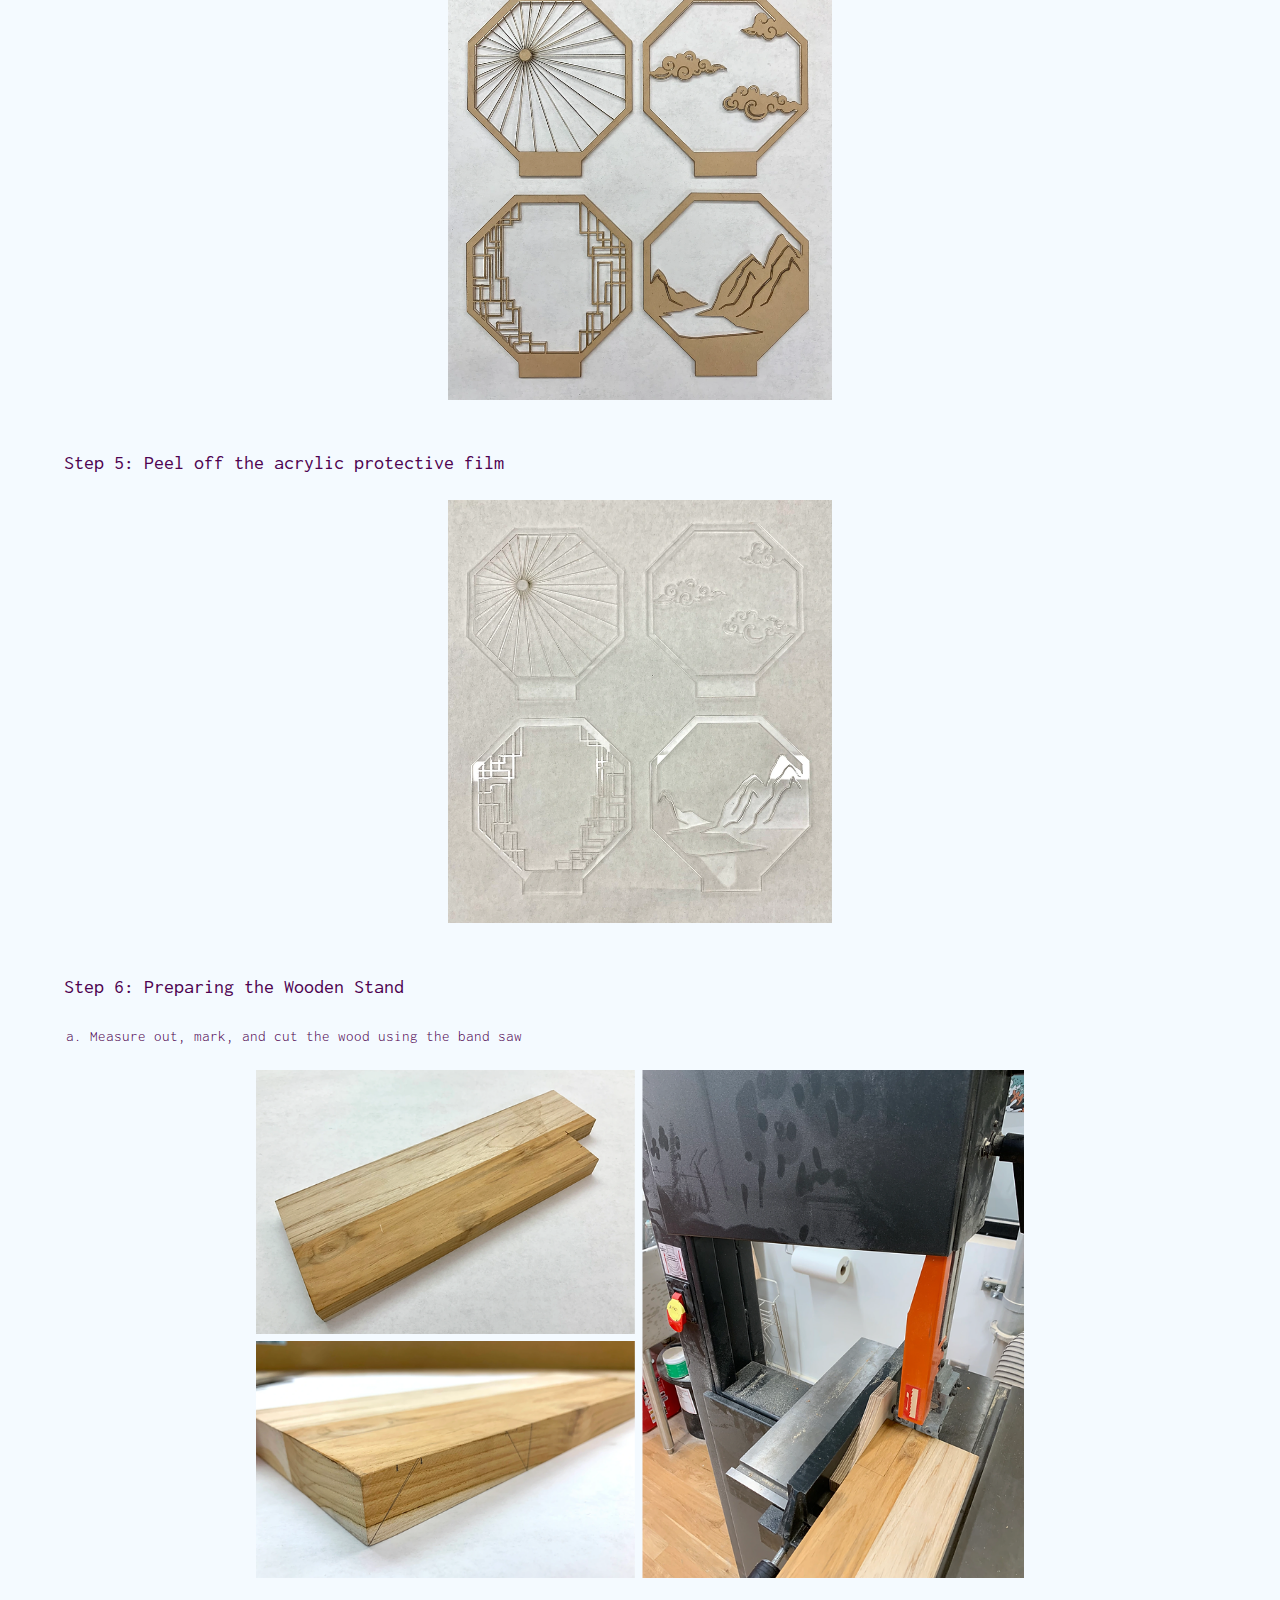
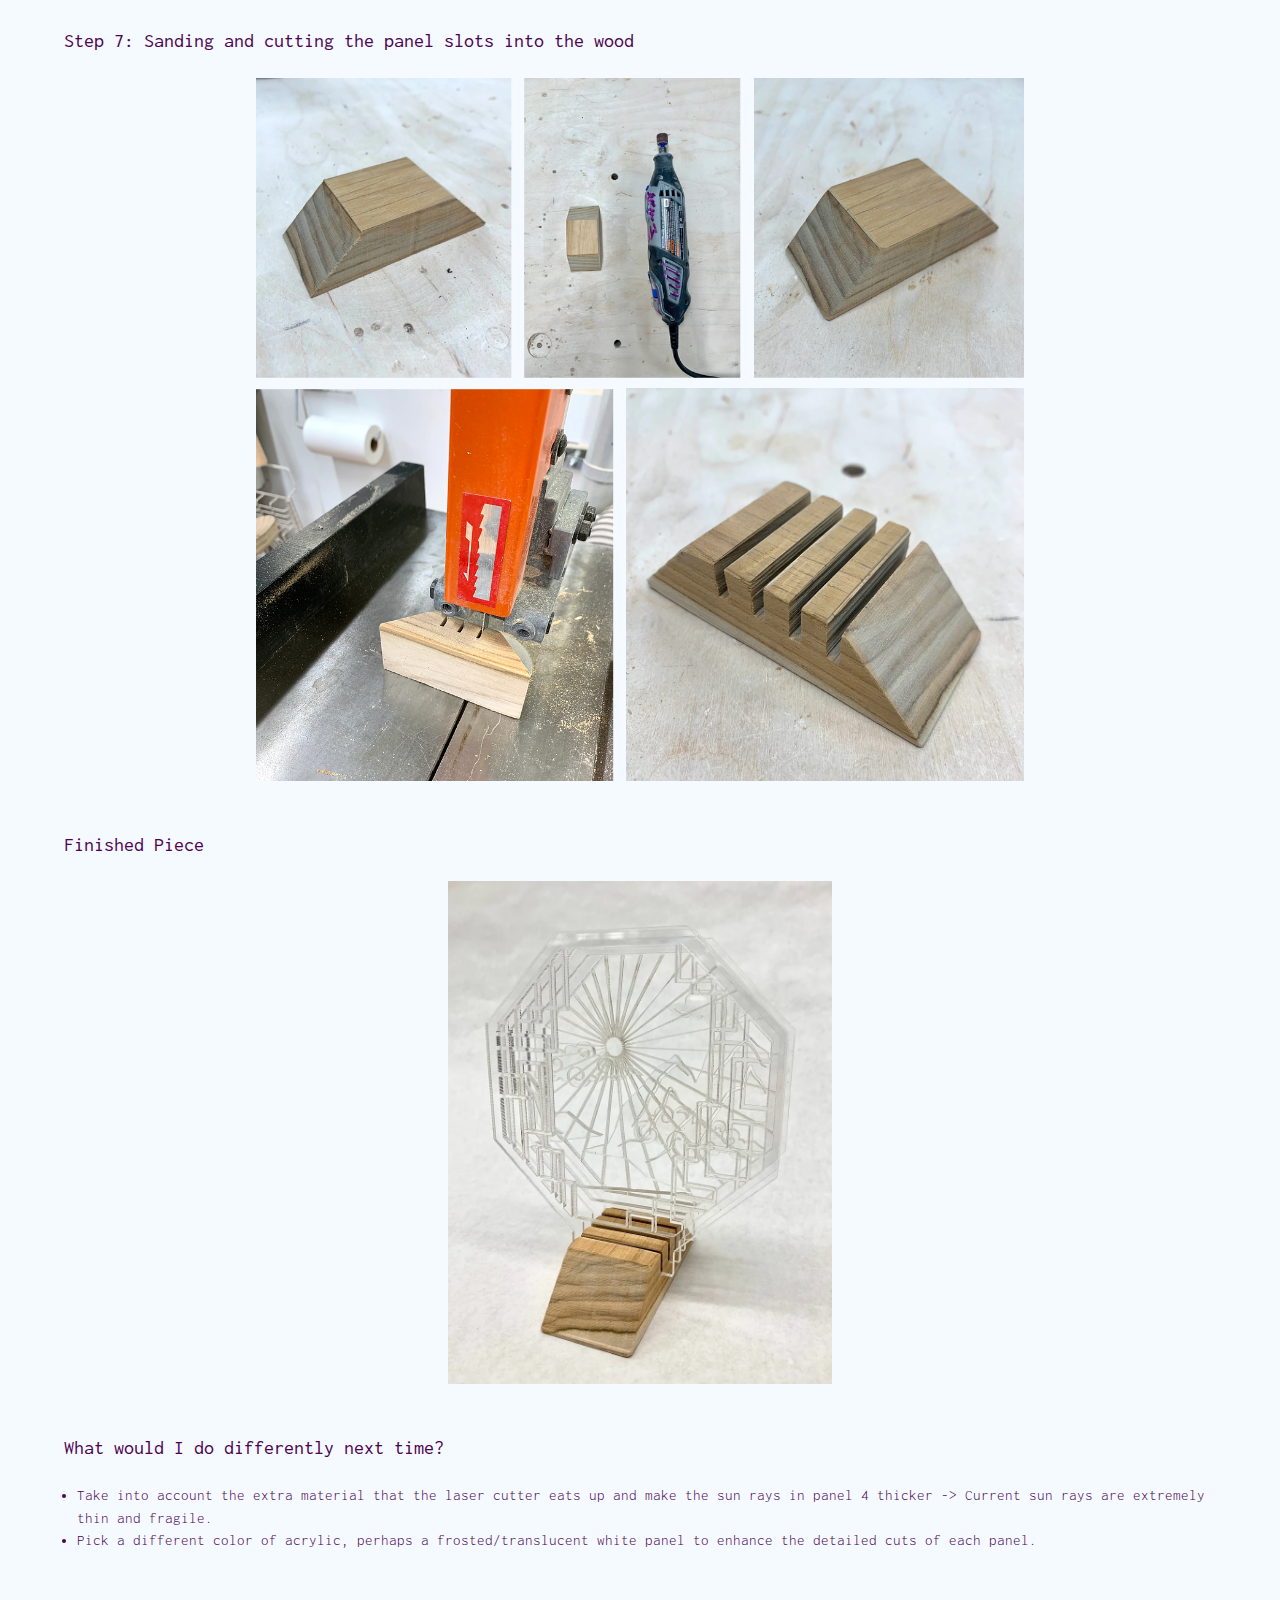
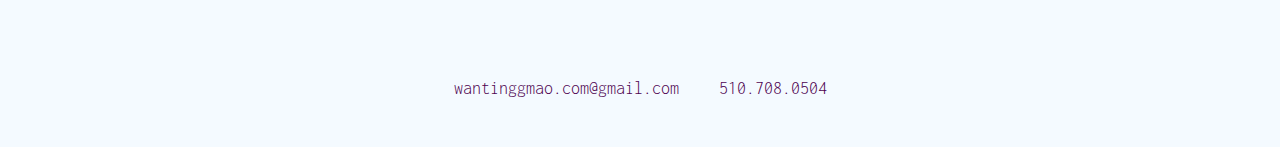
<file: sunrays.html>
<!DOCTYPE html>
<html lang="en">
<head>
    <meta charset="UTF-8">
    <meta name="viewport" content="width=device-width, initial-scale=1.0">
    <link rel="stylesheet" href="sunrays.css">
    
    <link rel="preconnect" href="https://fonts.googleapis.com">
    <link rel="preconnect" href="https://fonts.gstatic.com" crossorigin>
<link href="https://fonts.googleapis.com/css2?family=Barlow:wght@100;200;300&family=Inconsolata:wght@300;400&family=Inter:wght@100&family=Playfair+Display&display=swap" rel="stylesheet">
    
    <link rel="stylesheet" href="navigation.css">
    <title>Sun Rays</title>
</head>
<body>
    <header>
        <nav class="navbar">
            <a href="index.html" class="active">Index</a>
            <a href="about.html">About</a>
            <a href="contact.html">Contact</a>
        </nav>
        <div class="intro">
            <h1>Sun Rays</h1>
        </div>
    </header>

   <div class="image">
                    <img src="imgs/sunrays.png" alt="Sun Rays">
                    </div>
                    <div>
                        <p>
                            2021<br>
                            Acrylic and Wood

                        </p>
                    </div>
            
                    <br>
                    <br>
            </div>
                <div class="documentation">
                        <h2>Mockup</h2>
                        <img src="sunrays/mockup.jpg" alt="Sun Rays">

                    <h2>Step 1: Gather Materials, Machines, & Tools</h2>
                    <p>Materials
                       <ul type="disc">
                        <li>Acrylic Sheets (Clear)</li>
                        <li>Cardboard</li> 
                        <li>Wood </li> 
                        </ul>
                    </p>
                    <p>Machines & Tools
                        <ul type="disc">
                         <li>Laser Cutter</li>
                         <li>Band Saw</li> 
                         <li>Dremel</li> 
                         <li>Caliper</li> 
                         <li>Ruler</li> 
                         </ul>
                     </p>

                     <h2>Step 2: Design Panels</h2>
                     <p>Inspiration:Images of traditional Chinese window architecture (left, middle)
                        Yearbook cover I designed in 2019 (right)
                     </p>
                     <img src="sunrays/inspo.png" alt="Sun Rays">
                     <br>
                     <p>Final panel designs
                     </p>
                     <img src="sunrays/panels.jpg" alt="Sun Rays">

                     <h2>Step 3: Laser Cut Prototype</h2>
                     <p>
                        <ol type="a">
                         <li>Prepare and measure out cardboard to use as material for prototyping in the laser cutter</li>
                         <li>Set the laser cutter to cardboard cutting settings</li>  
                         </ol>
                     </p>
                     <img src="sunrays/laser.png" alt="Sun Rays">
                     <br>
                     <p>Cardboard prototype after laser cutting</p>
                     <img src="sunrays/afterlaser.png" alt="Sun Rays">
                     <br>
                     <p>Cardboard prototype stacked in order</p>
                     <img src="sunrays/cardstacked.png" alt="Sun Rays">
                     <br>

                     <h2>Step 4: Creating Acrylic Version</h2>
                     <p>
                        <ol type="a">
                         <li>Measure and prepare clear acrylic sheets for laser cutting</li>
                         <li>Set the laser cutter to cut 1/8 inch thick acrylic sheet</li>  
                         <li>Laser cut the acrylic sheet</li>
                         </ol>
                     </p>
                     <img src="sunrays/acryliclaser.png" alt="Sun Rays">
                     <br>
                     <p>Panels cut out of acrylic sheets</p>
                     <img src="sunrays/cutpanels.jpg" alt="Sun Rays">
                     <br>
                     <h2>Step 5: Peel off the acrylic protective film</h2>
                     <img src="sunrays/peeledacrylic.jpg" alt="Sun Rays">
                     <br>

                     <h2>Step 6: Preparing the Wooden Stand</h2>
                     <p>
                        <ol type="a">
                         <li>Measure out, mark, and cut the wood using the band saw</li>
                         </ol>
                     </p>
                     <img src="sunrays/woodprep.png" alt="Sun Rays">
                     <br>
                     <h2>Step 7: Sanding and cutting the panel slots into the wood</h2>
                     <img src="sunrays/woodbase.png" alt="Sun Rays">
                     <br>
                     <h2>Finished Piece</h2>
                     <img src="sunrays/final.jpg" alt="Sun Rays">
                     <br>
                     <h2>What would I do differently next time?</h2>
                     <ul type="disc">
                        <li>Take into account the extra material that the laser cutter eats up and make the sun rays in panel 4 thicker -> Current sun rays are extremely thin and fragile.</li>
                        <li> Pick a different color of acrylic, perhaps a frosted/translucent white panel to enhance the detailed cuts of each panel.</li> 
                        </ul>
                    
                     <br>


                    </div>
    <footer>
        <div class="contact-links">
            <!-- Contact links content -->
            <a href="mailto:wantinggmao@gmail.com">wantinggmao.com@gmail.com</a>
            <a href="tel:+15107080504">510.708.0504</a>
        </div>
    </footer>
</body>
</html>
</file>
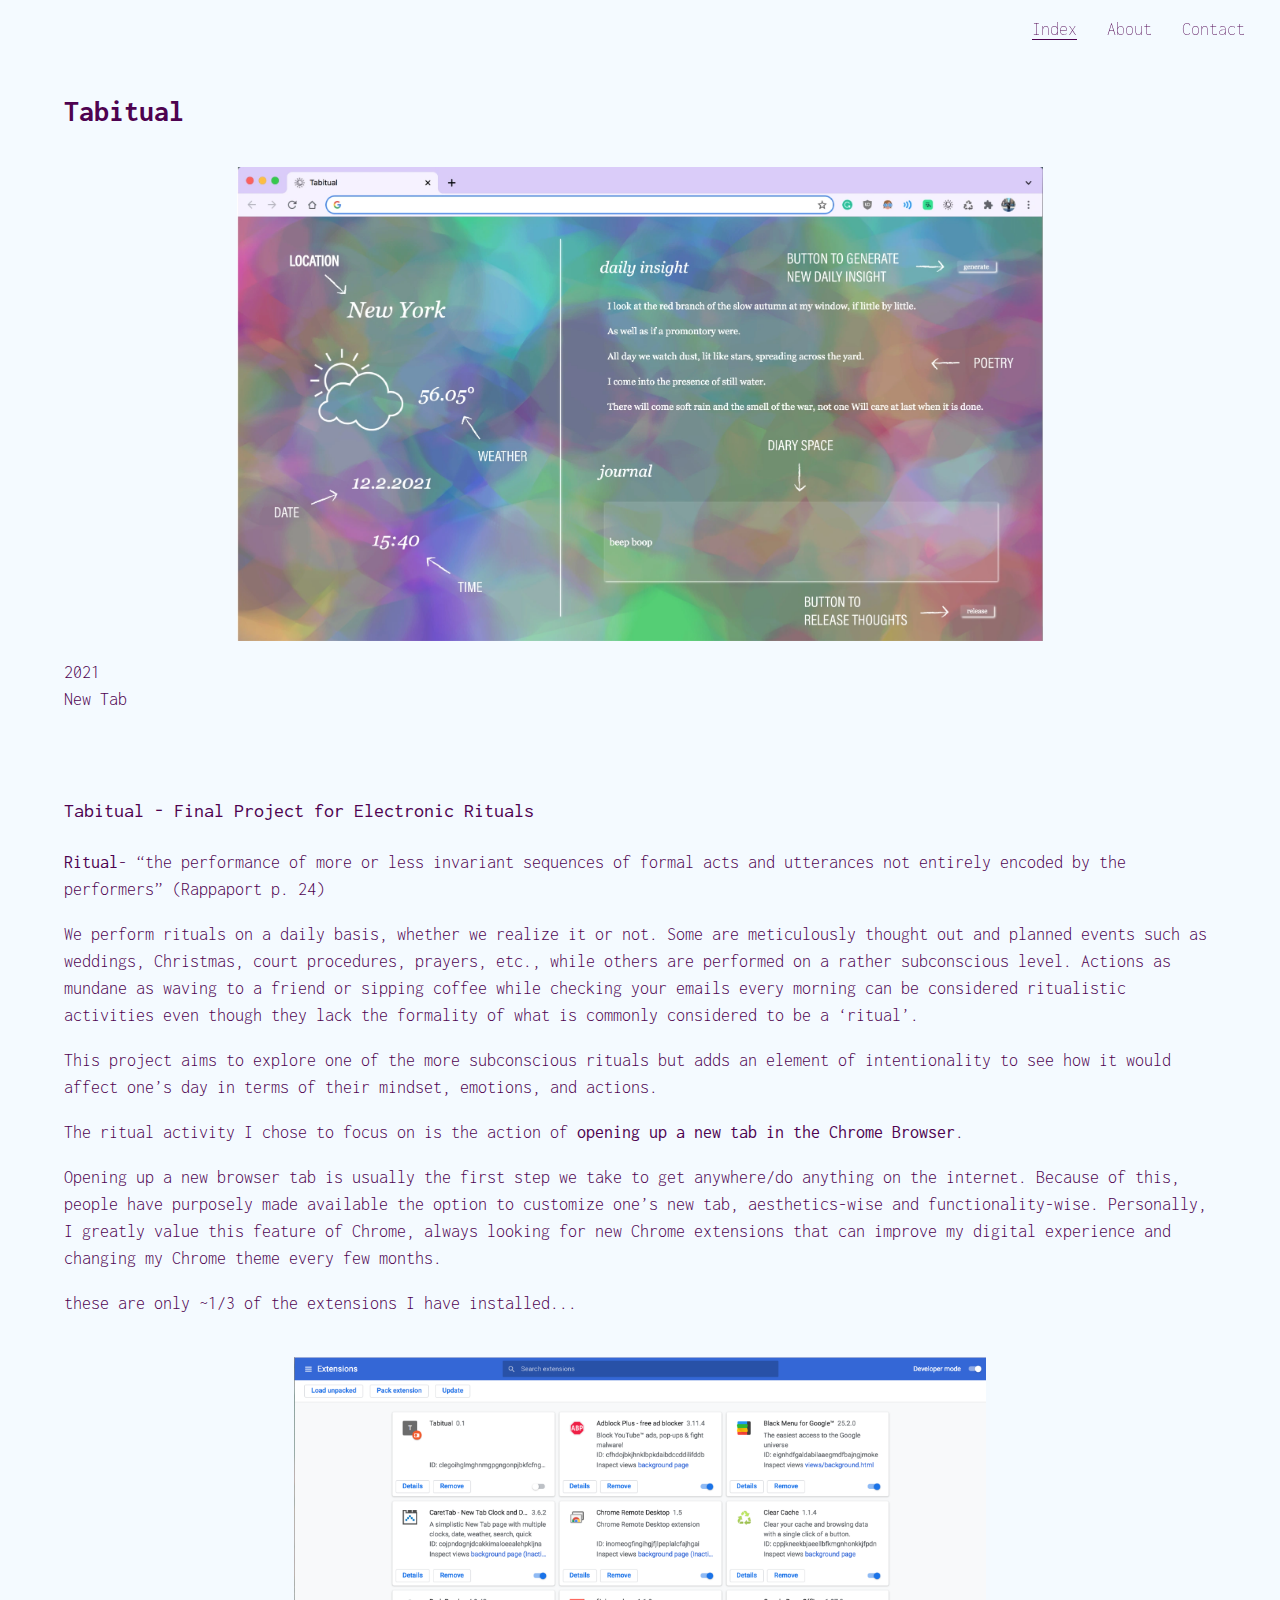
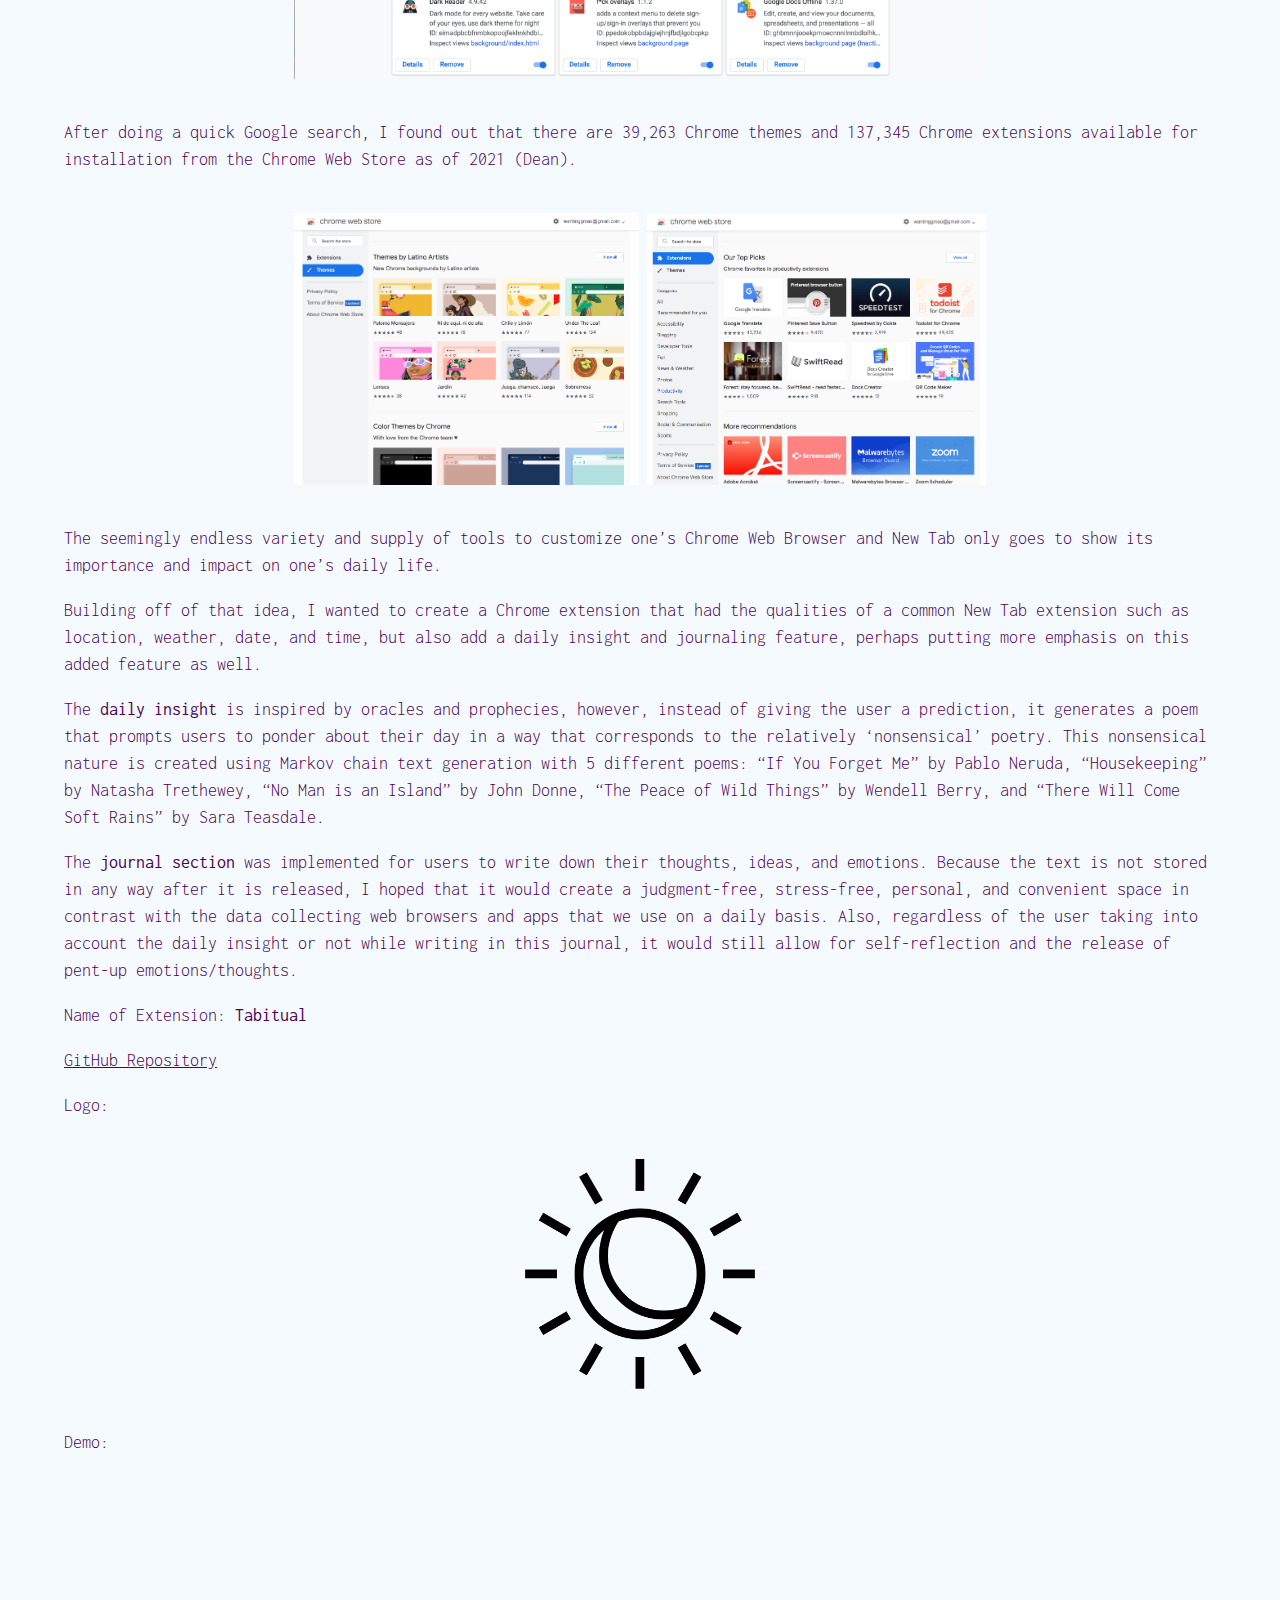
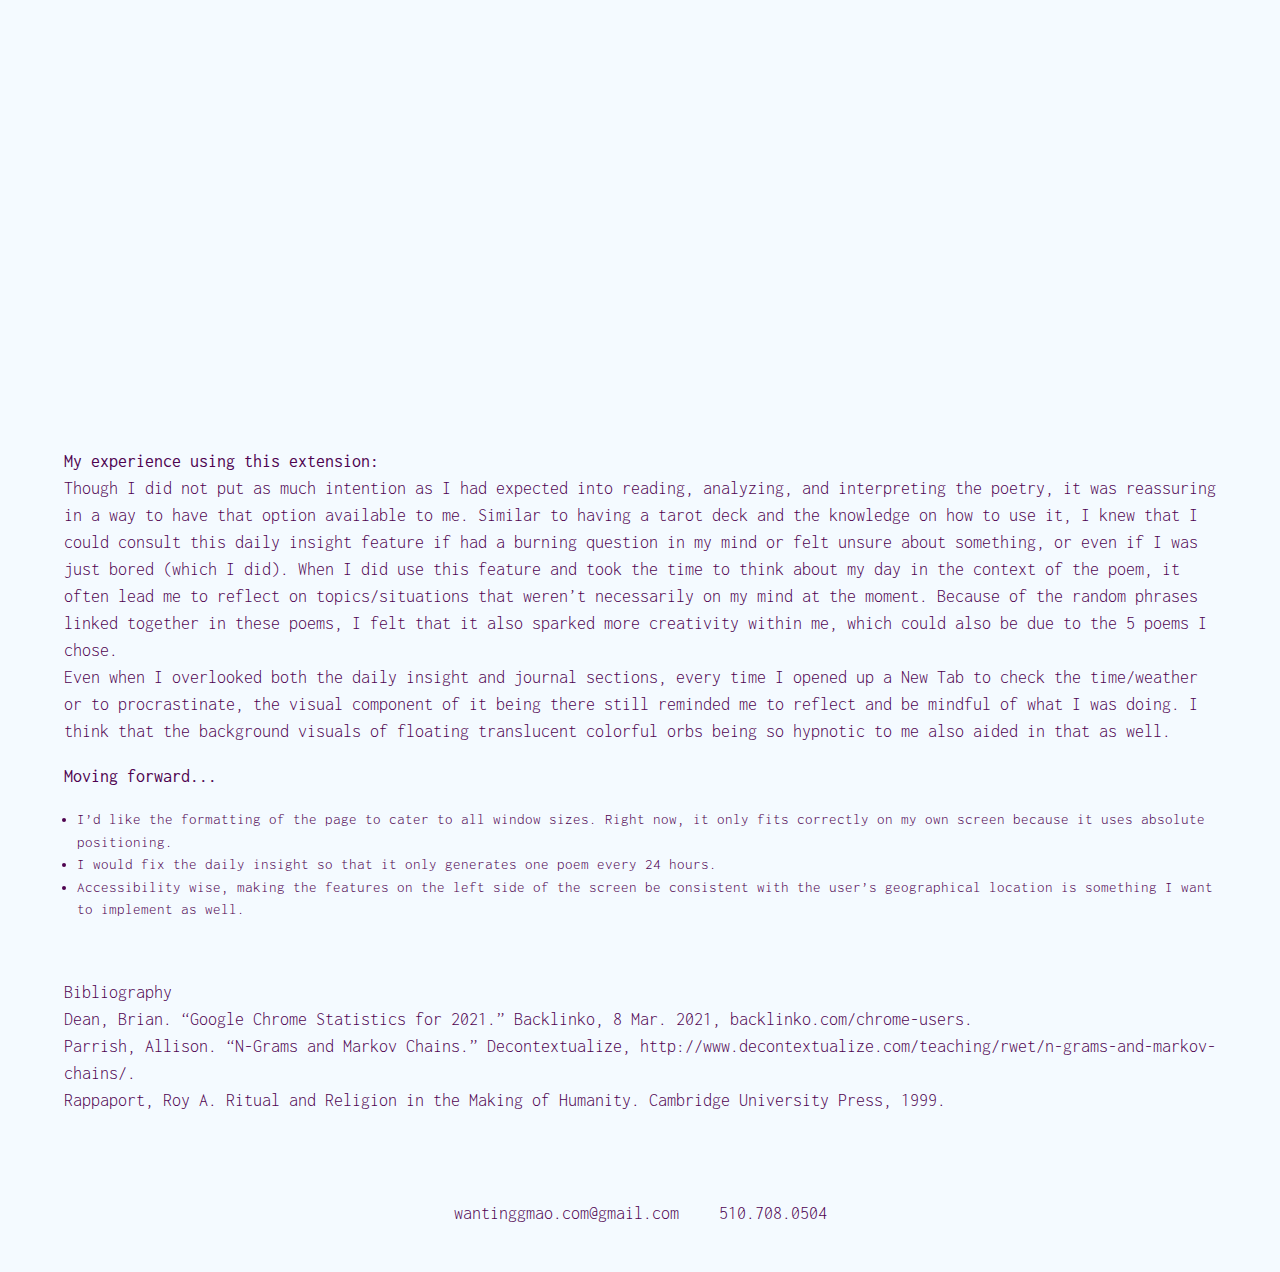
<file: tabitual.html>
<!DOCTYPE html>
<html lang="en">
<head>
    <meta charset="UTF-8">
    <meta name="viewport" content="width=device-width, initial-scale=1.0">
    <link rel="stylesheet" href="tabitual.css">
    
    <link rel="preconnect" href="https://fonts.googleapis.com">
    <link rel="preconnect" href="https://fonts.gstatic.com" crossorigin>
<link href="https://fonts.googleapis.com/css2?family=Barlow:wght@100;200;300&family=Inconsolata:wght@300;400&family=Inter:wght@100&family=Playfair+Display&display=swap" rel="stylesheet">
    
    <link rel="stylesheet" href="navigation.css">
    <title>Tabitual</title>
</head>
<body>
    <header>
        <nav class="navbar">
            <a href="index.html" class="active">Index</a>
            <a href="about.html">About</a>
            <a href="contact.html">Contact</a>
        </nav>
        <div class="intro">
            <h1>Tabitual</h1>
        </div>
    </header>

   <div class="image">
                    <img src="imgs/tabitual.jpg" alt="Tabitual">
                    </div>
                    <div>
                        <p>
                            2021<br>
                            New Tab

                        </p>
                    </div>
            
                    <br>
                    <br>
            </div>
                <div class="documentation">
                        <h2>Tabitual - Final Project for Electronic Rituals</h2>
                    <p><b>Ritual</b>- “the performance of more or less invariant sequences of 
                        formal acts and utterances not entirely encoded by the performers” 
                        (Rappaport p. 24)
                    </p>
                    <p>We perform rituals on a daily basis, whether we realize it or not. 
                        Some are meticulously thought out and planned events such as weddings, 
                        Christmas, court procedures, prayers, etc., while others are performed 
                        on a rather subconscious level. Actions as mundane as waving to 
                         a friend or sipping coffee while checking your emails every morning 
                         can be considered ritualistic activities even though they lack the 
                         formality of what is commonly considered to be a ‘ritual’.</p>
                         <p>This project aims to explore one of the more subconscious rituals 
                            but adds an element of intentionality to see how it would affect 
                            one’s day in terms of their mindset, emotions, and actions.</p>
                    <p>The ritual activity I chose to focus on is the action of 
                        <b>opening up a new tab in the Chrome Browser</b>.
                    </p>
                    <p>Opening up a new browser tab is usually the first step we take to get 
                        anywhere/do anything on the internet. Because of this, people have 
                        purposely made available the option to customize one’s new tab, 
                        aesthetics-wise and functionality-wise. Personally, I greatly value 
                        this feature of Chrome, always looking for new Chrome extensions that 
                        can improve my digital experience and changing my Chrome theme every few months.</p>
                    <p>these are only ~1/3 of the extensions I have installed...
                        <img src="chrdev.jpg" alt="Chrome Developer">
                     </p>
                    <p> After doing a quick Google search, I found out that there are 39,263 Chrome themes 
                        and 137,345 Chrome extensions available for installation from the Chrome Web Store as 
                        of 2021 (Dean).  
                        <img src="webstore.png" alt="Chrome Webstore">   
                    </p>
                    <p>The seemingly endless variety and supply of tools to customize one’s Chrome Web Browser 
                        and New Tab only goes to show its importance and impact on one’s daily life.</p>
                    <p>Building off of that idea, I wanted to create a Chrome extension that had the qualities of a 
                        common New Tab extension such as location, weather, date, and time, but also 
                        add a daily insight and journaling feature, perhaps putting more emphasis on 
                        this added feature as well.</p>
                    <p>The <b>daily insight</b> is inspired by oracles and prophecies, however, 
                        instead of giving the user a prediction, it generates a poem that prompts users 
                        to ponder about their day in a way that corresponds to the relatively ‘nonsensical’ poetry. 
                        This nonsensical nature is created using Markov chain text generation with 5 different 
                        poems: “If You Forget Me” by Pablo Neruda, “Housekeeping” by Natasha Trethewey, 
                        “No Man is an Island” by John Donne, “The Peace of Wild Things” by Wendell Berry, 
                        and “There Will Come Soft Rains” by Sara Teasdale.</p>
                    <p>
                        The <b>journal section</b> was implemented for users to write down their thoughts, 
                        ideas, and emotions. Because the text is not stored in any way after it 
                        is released, I hoped that it would create a judgment-free, stress-free, 
                        personal, and convenient space in contrast with the data collecting web 
                        browsers and apps that we use on a daily basis. Also, regardless of the 
                        user taking into account the daily insight or not while writing in this 
                        journal, it would still allow for self-reflection and the release of 
                        pent-up emotions/thoughts.
                    </p>
                    <p>
                        Name of Extension: <b>Tabitual</b>
                    </p>
                    
                    <p class="github">
                        <a href="https://github.com/wantingmao/ElectronicRitualsFinal_ChromeExt">GitHub Repository</a>
                    </p>
                    <p>
                    Logo:
                    <img src="oraclesymbol.png" alt="Tabitual Logo" class="logo">   
                    </p>
                    <p>
                        Demo:
                        <iframe src="https://www.youtube.com/embed/qmn7pGXpKrQ?si=BqOr9MPC3dukv4d5" 
                        title="YouTube video player" frameborder="0" allow="accelerometer; autoplay; 
                        clipboard-write; encrypted-media; gyroscope; picture-in-picture; web-share" 
                        allowfullscreen></iframe>
                    </p>
                    <p>
                        <b>My experience using this extension:</b><br>
                        Though I did not put as much intention as I had expected into reading, 
                        analyzing, and interpreting the poetry, it was reassuring in a way to 
                        have that option available to me. Similar to having a tarot deck and 
                        the knowledge on how to use it, I knew that I could consult this daily 
                        insight feature if had a burning question in my mind or felt unsure about 
                        something, or even if I was just bored (which I did). When I did use this 
                        feature and took the time to think about my day in the context of the 
                        poem, it often lead me to reflect on topics/situations that weren’t 
                        necessarily on my mind at the moment. Because of the random phrases 
                        linked together in these poems, I felt that it also sparked more 
                        creativity within me, which could also be due to the 5 poems I chose.
                        <br>
                        Even when I overlooked both the daily insight and journal sections, 
                        every time I opened up a New Tab to check the time/weather or to 
                        procrastinate, the visual component of it being there still reminded 
                        me to reflect and be mindful of what I was doing. I think that the background 
                        visuals of floating translucent colorful orbs being so hypnotic to me also 
                        aided in that as well.
                    </p>
                    <p><b>Moving forward...</b><br>
                        <ul>
                            <li>I’d like the formatting of the page to cater to all window sizes. 
                        Right now, it only fits correctly on my own screen because it uses absolute positioning. </li>
                            <li> I would fix the daily insight so that it only generates one poem every 24 hours. </li>
                            <li>Accessibility wise, making the features on the left side of the screen be 
                        consistent with the user’s geographical location is something I want to implement as well.</li>
                        </ul>
                    </p>
                    <br>
                    <p>
                        Bibliography<br>
                        Dean, Brian. “Google Chrome Statistics for 2021.” Backlinko, 8 Mar. 2021, backlinko.com/chrome-users.<br>
                        Parrish, Allison. “N-Grams and Markov Chains.” Decontextualize, http://www.decontextualize.com/teaching/rwet/n-grams-and-markov-chains/.<br>
                        Rappaport, Roy A. Ritual and Religion in the Making of Humanity. Cambridge University Press, 1999.


                    </p>




                    </div>
    <footer>
        <div class="contact-links">
            <!-- Contact links content -->
            <a href="mailto:wantinggmao@gmail.com">wantinggmao.com@gmail.com</a>
            <a href="tel:+15107080504">510.708.0504</a>
        </div>
    </footer>
</body>
</html>
</file>
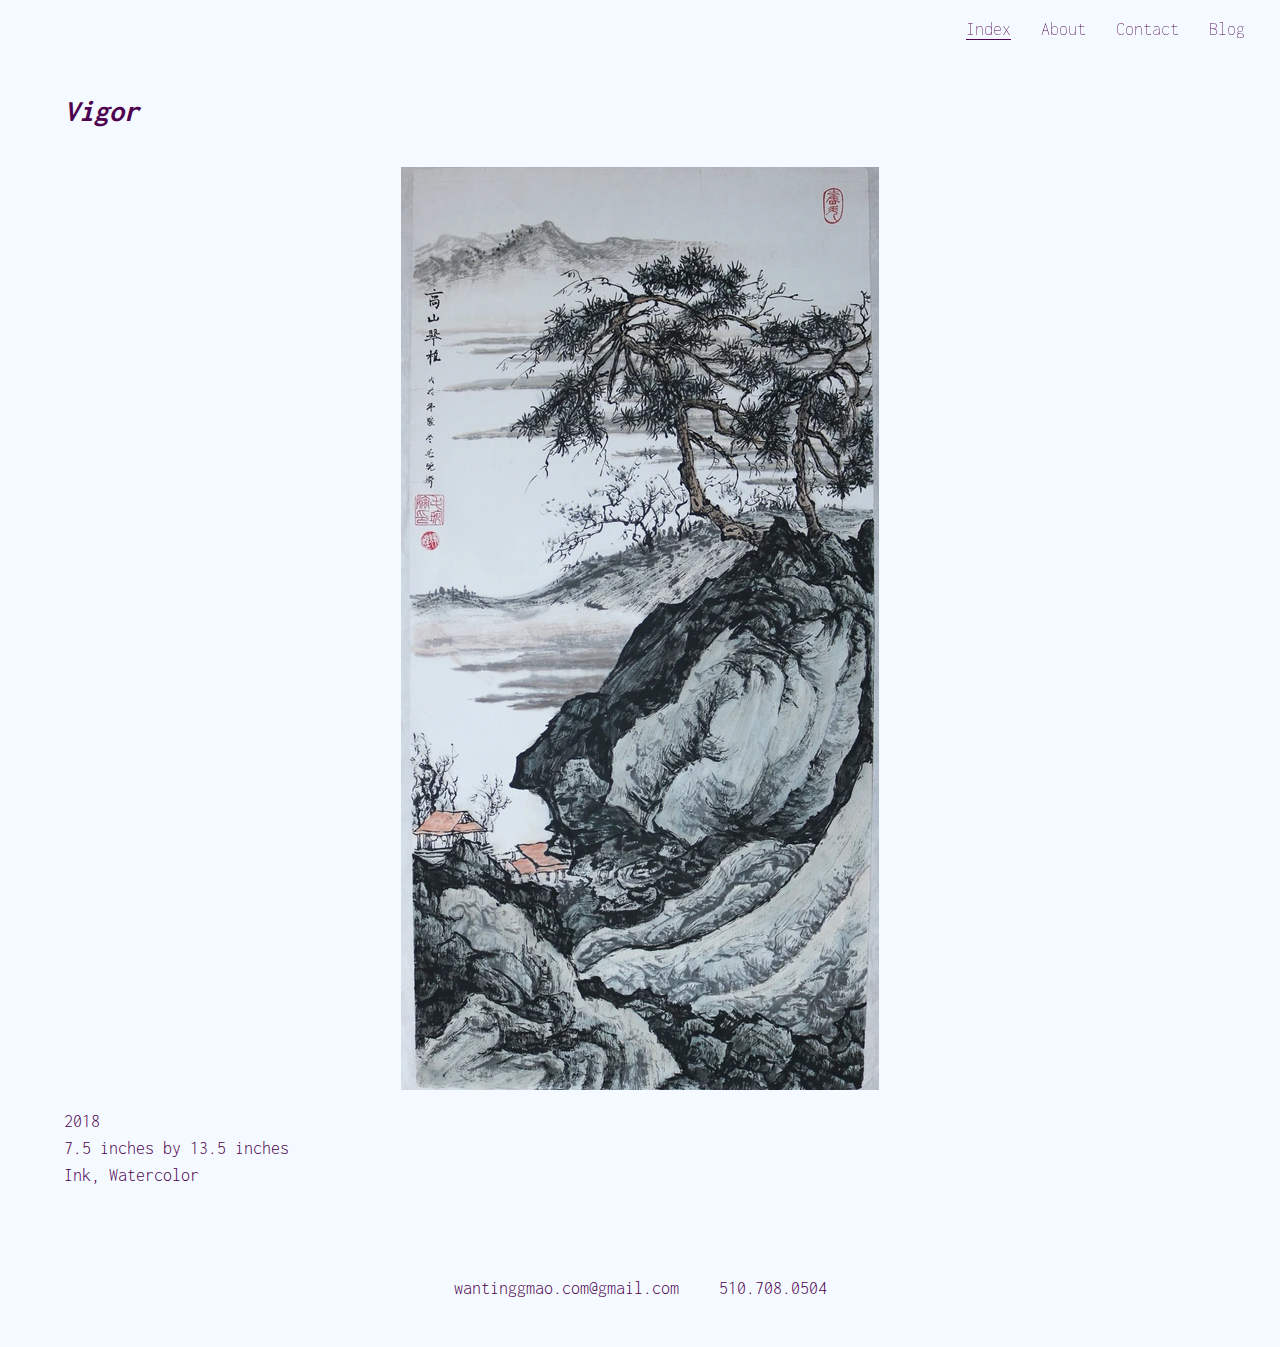
<file: vigor.html>
<!DOCTYPE html>
<html lang="en">
<head>
    <meta charset="UTF-8">
    <meta name="viewport" content="width=device-width, initial-scale=1.0">
    <link rel="stylesheet" href="ladies.css">
    
    <link rel="preconnect" href="https://fonts.googleapis.com">
    <link rel="preconnect" href="https://fonts.gstatic.com" crossorigin>
<link href="https://fonts.googleapis.com/css2?family=Barlow:wght@100;200;300&family=Inconsolata:wght@300;400&family=Inter:wght@100&family=Playfair+Display&display=swap" rel="stylesheet">
    
    <link rel="stylesheet" href="navigation.css">
    <title>Vigor</title>
</head>
<body>
    <header>
        <nav class="navbar">
            <a href="index.html" class="active">Index</a>
            <a href="about.html">About</a>
            <a href="contact.html">Contact</a>
            <a href="blog.html">Blog</a>
        </nav>
        <div class="intro">
            <h1><i>Vigor</i></h1>
        </div>
    </header>

   <div class="image">
                    <img src="imgs/vigor.png" alt="Vigor">
                    </div>
                    <div>
                        <p>
                            2018<br>
                            7.5 inches by 13.5 inches<br>
                            Ink, Watercolor

                        </p>
                    </div>
                </div>
            
    <footer>
        <div class="contact-links">
            <!-- Contact links content -->
            <a href="mailto:wantinggmao@gmail.com">wantinggmao.com@gmail.com</a>
            <a href="tel:+15107080504">510.708.0504</a>
        </div>
    </footer>
</body>
</html>
</file>
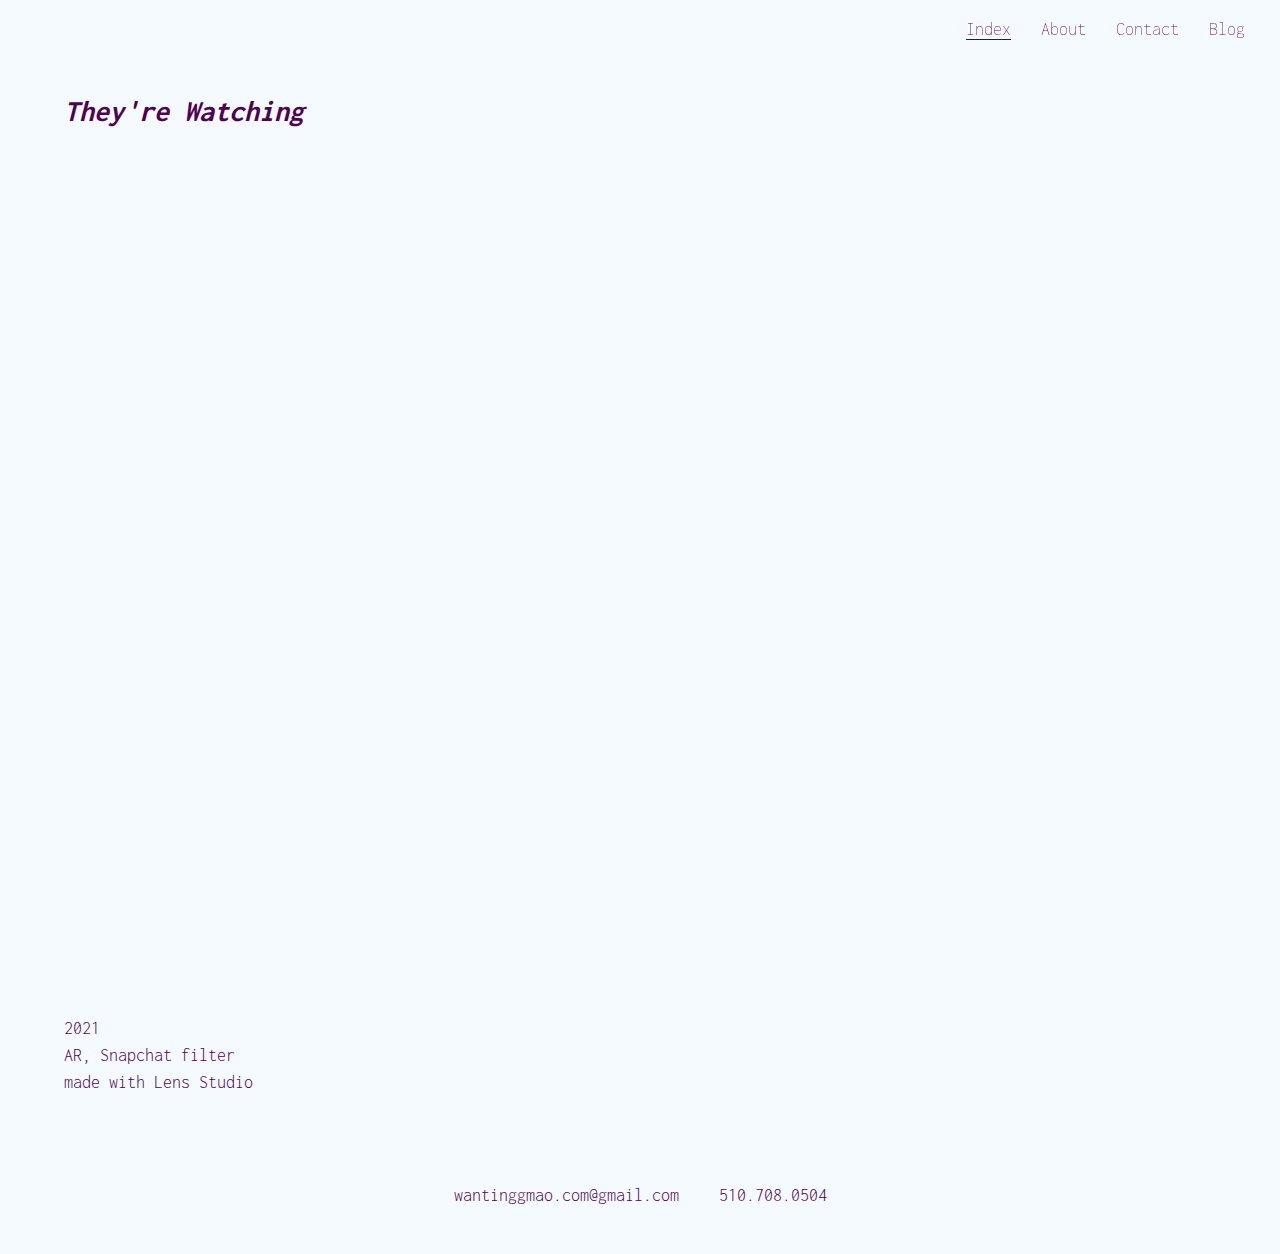
<file: watching.html>
<!DOCTYPE html>
<html lang="en">
<head>
    <meta charset="UTF-8">
    <meta name="viewport" content="width=device-width, initial-scale=1.0">
    <link rel="stylesheet" href="vrar.css">
    
    <link rel="preconnect" href="https://fonts.googleapis.com">
    <link rel="preconnect" href="https://fonts.gstatic.com" crossorigin>
<link href="https://fonts.googleapis.com/css2?family=Barlow:wght@100;200;300&family=Inconsolata:wght@300;400&family=Inter:wght@100&family=Playfair+Display&display=swap" rel="stylesheet">
    
    <link rel="stylesheet" href="navigation.css">
    <title>They're Watching</title>
</head>
<body>
    <header>
        <nav class="navbar">
            <a href="index.html" class="active">Index</a>
            <a href="about.html">About</a>
            <a href="contact.html">Contact</a>
            <a href="blog.html">Blog</a>
        </nav>
        <div class="intro">
            <h1><i>They're Watching</i></h1>
        </div>
    </header>

    <iframe src="https://www.youtube.com/embed/fHEtQ24DiPI?si=Wf4qax72e6egPD3d" 
    title="YouTube video player" frameborder="0" allow="accelerometer; autoplay; 
    clipboard-write; encrypted-media; gyroscope; picture-in-picture; web-share" 
    allowfullscreen></iframe>
                    <div>
                        <p>
                            2021<br>
                            AR, Snapchat filter<br>
                            made with Lens Studio

                        </p>
                        
                    </div>
                </div>
            
    <footer>
        <div class="contact-links">
            <!-- Contact links content -->
            <a href="mailto:wantinggmao@gmail.com">wantinggmao.com@gmail.com</a>
            <a href="tel:+15107080504">510.708.0504</a>
        </div>
    </footer>
</body>
</html>
</file>
<file: about.css>
body {
    font-family: 'Inconsolata', sans-serif;
    font-weight: 300;
    margin: 0;
    padding: 0;
    background-color: #F4FAFF;
    color: #4E0250;
}

a{
    color: #4E0250;
    text-decoration: underline;
    margin: 20px auto;
    text-underline-offset: 4px;
    text-decoration-thickness: 1px;
}
a:hover {
    color: #ff0000;
    text-decoration-color: #ff0000;
}
h1 {
    font-family: 'Inconsolata', sans-serif;
    color: #4E0250;
    font-size: 30px;
    padding: 20px 0px 0px 0px;
}

.intro-text {
    font-family: 'Inconsolata', sans-serif;
    font-size: 18px;
    font-weight: 300;
    padding: 0px 0px 5px 0px;
    line-height: 1.7;
}

header {
    background-color: #F4FAFF;
    color: rgb(78, 2, 80);
    text-align: left;
    padding: 70px 5vw 30px 5vw;
}
header .navbar a.active{
    color: #4E0250;
    text-decoration: underline;
}

.profileillustration {
    margin-right: auto;
}
.intro{
    font-family: 'Inconsolata', sans-serif;
    display: flex;
    justify-content: space-between;
    align-items: flex-start;
    flex-wrap: wrap;
    padding: 0px 10vw 0px 15vw;
}
.aboutme-container {
    font-family: 'Inconsolata', sans-serif;
    display: flex;
    justify-content: space-between;
    align-items: flex-start;
    flex-wrap: wrap;
    padding: 0px 10vw 0px 10vw;
}


p {
    font-family: 'Inconsolata', sans-serif;
    color: #4E0250;
    font-size: 20px;
    margin-left: 5vw;
    margin-bottom: 0px;
}

h3 {
    color: #4E0250;
    font-size: 40px;
    padding: 0px;
}


.contact-links {
    display: flex;
    justify-content: center;
    margin: 70px 0px 30px 0px;
}

.contact-links a {
    color: #4E0250;
    text-decoration: none;
    font-size: 18px;
    margin: 20px 20px;
}

.contact-links a:hover{
    color: #ff0000; 
    text-decoration: underline;
}
</file>
<file: navigation.css>
/* navigation.css */

.navbar {
    position: fixed;
    top: 0;
    right: 0;
    display: flex;
    justify-content: flex-end;
    margin-top: 0px; /* Adjust the margin as needed */
    margin-right: 0px;
   /* background: linear-gradient(180deg, rgba(255,248,245, 1) 5%, rgba(255,248,245, 0) 100%);
    z-index: 1000; Set a higher z-index to ensure it's above other elements */
    width: 100%; /* Make it full-width */
    padding-right: 20px;
}

.navbar a {
    padding: 10px 0px;
    margin: 10px 15px;
    font-family: 'Inconsolata', sans-serif;
    font-size: 18px;
    font-weight: 200;
    text-decoration: none;
    text-underline-offset: 4px;
    text-decoration-thickness: 1px;
    color: #4E0250;
    transition: background-color 0.3s ease;
}

.navbar a:hover {
    color: #ff0000;
    text-decoration-color: #ff0000;
}
</file>
<file: ladies.css>
body {
    font-family: 'Inconsolata', sans-serif;
    font-weight: 300;
    margin: 0;
    padding: 0;
    background-color: #F4FAFF;
    color: #4E0250;;
}

a {
    text-decoration: none;
}

h1 {
    font-family: 'Inconsolata', sans-serif;
    color: #4E0250;
    font-size: 30px;
    padding: 5px 0px 0px 0px;
}
h2{
    font-family: 'Inconsolata', sans-serif;
    font-size: 20px;
    font-weight: 400;
    padding: 20px 5vw 10px 5vw;
    line-height: 1;
}
h3 {
    font-family: 'Inconsolata', sans-serif;
    color: #4E0250;
    font-size: 30px;
    padding: 10px 0px 0px 0px;
}
.intro-text {
    font-family: 'Inconsolata', sans-serif;
    font-size: 18px;
    font-weight: 300;
    padding: 0px 0px 5px 0px;
    line-height: 1.7;
}

header {
    background-color: #F4FAFF;
    color: rgb(78, 2, 80);
    text-align: left;
    padding: 70px 5vw 20px 5vw;
}
header .navbar a.active{
    color: #4E0250;
    text-decoration: underline;
}

.image {
    display: flex;
    align-items: center; /* vertically center */
    justify-content: center; /* horizontally center*/
    margin: 0vw 5vw;
    height: auto; 
}

.image img {
    max-height: 50%; /* or any other value that suits your design */
    max-width: 50%; /* ensures the image doesn't exceed the container's width */
    height: auto;
}
.documentation img{
    max-height: 30%; /* Smaller height */
    max-width: 30%; /* Smaller width */
    height: auto;
    display: block; /* Makes the image a block element */
    margin: 0 auto; /* Centers the image horizontally */
}

p{
    font-family: 'Inconsolata', sans-serif;
    font-size: 18px;
    font-weight: 300;
    padding: 0px 5vw 0px 5vw;
    line-height: 1.5;
}
ul{
    font-family: 'Inconsolata', sans-serif;
    font-size: 15px;
    font-weight: 300;
    padding: 0px 5vw 5px 6vw;
    line-height: 1.5;
}
ol{
    font-family: 'Inconsolata', sans-serif;
    font-size: 15px;
    font-weight: 300;
    padding: 0px 5vw 5px 7vw;
    line-height: 1.5;
}

.contact-links {
    display: flex;
    justify-content: center;
    margin: 70px 0px 30px 0px;
}

.contact-links a {
    color: #4E0250;
    text-decoration: none;
    font-size: 18px;
    margin: 20px 20px;
}

.contact-links a:hover{
    color: #ff0000; 
    text-decoration: underline;
}
</file>
<file: style.css>
body {
    font-family: 'Inconsolata', sans-serif;
    font-weight: 300;
    margin: 0;
    padding: 0;
    background-color: #F4FAFF;
    color: #4E0250;;
}

a {
    text-decoration: none;
}

h1 {
    font-family: 'Inconsolata', sans-serif;
    color: #4E0250;
    font-size: 30px;
    padding: 20px 0px 0px 0px;
}

.intro-text {
    font-family: 'Inconsolata', sans-serif;
    font-size: 18px;
    font-weight: 300;
    padding: 0px 0px 5px 0px;
    line-height: 1.7;
}

header {
    background-color: #F4FAFF;
    color: rgb(78, 2, 80);
    text-align: left;
    padding: 70px 5vw 30px 5vw;
}
header .navbar a.active{
    color: #4E0250;
    text-decoration: underline;
}

.profileillustration {
    margin-right: auto;
}

.section {
    margin-bottom: 60px;
}

.section h2 {
    color: #4E0250;
    font-size: 20px;
    margin-left: 5vw;
    margin-bottom: 0px;
}

.project-thumbnails {
    display: flex;
    flex-wrap: wrap;
    justify-content: space-between;
    margin: 5px 5vw 25px 5vw;
}

.project-thumbnails a {
    display: block;
    width: 32%; /* Adjust to fit 3 items per row */
    margin: 10px 0px; /* Space between rows */
}

.container {
    height: 0;
    padding-bottom: 60%; /* Adjust for desired aspect ratio */
    position: relative;
    background-color: #ffffff;
    border: 2px solid #ffffff;
    border-radius: 4px;
    box-shadow: 0px 2px 4px rgba(222,231,231, 1);
    transition: transform 0.2s ease; 
}
.overlay {
    position: absolute;
    top: 0;
    left: 0;
    right: 0;
    bottom: 0;
    background-color: rgba(34, 0, 36, 0.723); 
    color: white; 
    display: flex;
    align-items: center;
    justify-content: center;
    opacity: 0; 
    transition: opacity 0.2s ease;
}

.work-title {
    font-family: 'Inconsolata', sans-serif;
    font-size: 20px;
    /* font-weight: 400; */
    text-align: center;
    margin: 0px 30px;
}

/* .work-title:hover {
    text-decoration: underline;
    text-underline-offset: 4px;
    text-decoration-thickness: 1px;
} */

.container:hover .overlay {
    opacity: 1; 
}

.project-thumbnails img {
    width: auto;
    max-width: 95%;
    height: 90%;
    object-fit: contain;
    position: absolute;
    top: 50%;
    left: 50%;
    transform: translate(-50%, -50%);
    
}

.container:hover {
    transform: scale(1.05);

}
.project-thumbnails-ill,
 .project-thumbnails-fab{
    display: flex;
    flex-wrap: wrap;
    justify-content: space-between;
    margin: 5px 5vw 25px 5vw;
}
.project-thumbnails-ill .container,
 .project-thumbnails-fab .container {
    height: 0;
    padding-bottom: 100%; /* Adjust for desired aspect ratio */
    position: relative;
    background-color: rgba(255,255,255, 1);
    border: 2px solid #ffffff;
    border-radius: 4px;
    box-shadow: 0px 2px 4px rgba(222,231,231, 1);
    transition: transform 0.2s ease; 
}

.project-thumbnails-ill a, 
.project-thumbnails-fab a {
    display: block;
    width: 23.5%; /* Adjust to fit 3 items per row */
    margin: 10px 0px; /* Space between rows */
}
.project-thumbnails-ill img, 
.project-thumbnails-fab img {
    width: auto; /* Adjust width to 'auto' */
    max-width: 100%; /* Ensure image does not exceed the container width */
    height: 90%;
    object-fit: contain;
    position: absolute;
    top: 50%; /* Position the top edge of the image in the middle of the container */
    left: 50%; /* Position the left edge of the image in the middle of the container */
    transform: translate(-50%, -50%);
    
}

h3 {
    color: #4E0250;
    font-size: 40px;
    padding: 0px;
}


.contact-links {
    display: flex;
    justify-content: center;
    margin: 70px 0px 30px 0px;
}

.contact-links a {
    color: #4E0250;
    text-decoration: none;
    font-size: 18px;
    margin: 20px 20px;
}

.contact-links a:hover{
    color: #ff0000; 
    text-decoration: underline;
}
</file>
<file: contact.css>
body{
    background-color: #F4FAFF;
}
.contact-container {
    max-width: 400px;
    margin: 0 auto;
    padding: 20px;
}

header {
    background-color: #fff;
    color: #4E0250;;
    text-align: center;
    padding: 20px;
    font-family: 'Inconsolata', serif;
    font-size: 20px;
    background-color: #F4FAFF;
}
header .navbar a.active{
    color: #ff0000;
    text-decoration: underline;
    text-decoration-thickness: 1px;
}

#contact-form {
    border-radius: 8px;
    text-align: left;
    /* padding: 20px 0px 40px 0px; */
}

#contact-form h2 {
    color: #4E0250;; /* Match the color of other headings */
    font-family: 'Inconsolata', serif;
    padding: 0px 0px 20px 0px;
}

#contact-form label {
    display: block;
    margin-bottom: 3px;
    font-family: 'Inconsolata', sans-serif;
    font-size: 16px;
    color: #4E0250;;
}
#contact-form input {
    width: 100%;
    padding: 12px;
    margin-bottom: 20px;
    border: 0.8px solid #4E0250;;
    border-radius: 0px;
    font-family: 'Inconsolata', sans-serif;
    font-size: 14px;
}

#contact-form .name-inputs {
    display: flex;
    justify-content: space-between;
    border-radius: 0px;

}

#contact-form .name-input {
    width: 40%; /* Adjust as needed for spacing */
    border-radius: 0px;
}

#contact-form .name-input label {
    display: block;
    margin-bottom: 3px;
    font-family: 'Inconsolata', sans-serif;
    font-size: 16px;
    color: #4E0250;;
}

#contact-form .name-input input {
    width: 100%;
    padding: 12px;
    border: 0.8px solid#4E0250;;
    border-radius: 0px;
    font-family: 'Inconsolata', sans-serif;
    font-size: 14px;
}

#contact-form textarea {
    width: 100%;
    padding: 12px;
    margin-bottom: 20px;
    border: 1px solid #4E0250;;
    border-radius: 0px;
    font-family: 'Inconsolata', sans-serif;
    font-size: 14px;
}
#contact-form textarea {
    width: 100%;
    padding: 12px;
    margin-bottom: 20px;
    border: 0.8px solid #4E0250;;
    border-radius: 0px;
    font-family: 'Inconsolata', sans-serif;
    font-size: 14px;
}
#contact-form button {
    display: inline-block;
    font-family: 'Inconsolata', serif;
    font-size: 14px;
    padding: 13px 20px;
    font-size: 14px;
    text-decoration: none;
    background-color: #fff;
    box-shadow: inset 1px 2px 3px rgba(33, 78, 211, 0.5);
    color: #4E0250;;
    border-radius: 0px;
    border: 2px solid #4E0250;;
    transition: background-color 0.3s ease;
    margin: 10px auto;
}
#contact-form button:hover {
    color:#fff;
    background-color: #4E0250;;
}

.contact-links {
    display: flex;
    justify-content: center;
    margin: 70px 0px 30px 0px;
}

.contact-links a {
    color: #4E0250;
    text-decoration: none;
    font-weight: 200;
    font-size: 18px;
    margin: 20px 20px;
}

.contact-links a:hover{
    color: #ff0000; /* Change to your desired link color on hover */
    text-decoration: underline;
    text-decoration-thickness: 1px;
    text-underline-offset: 4px;
}
</file>
<file: desk.css>
body {
    font-family: 'Inconsolata', sans-serif;
    font-weight: 300;
    margin: 0;
    padding: 0;
    background-color: #F4FAFF;
    color: #4E0250;;
}

a {
    text-decoration: none;
}

h1 {
    font-family: 'Inconsolata', sans-serif;
    color: #4E0250;
    font-size: 30px;
    padding: 5px 0px 0px 0px;
}
h2{
    font-family: 'Inconsolata', sans-serif;
    font-size: 20px;
    font-weight: 400;
    padding: 20px 5vw 10px 5vw;
    line-height: 1;
}
h3 {
    font-family: 'Inconsolata', sans-serif;
    color: #4E0250;
    font-size: 30px;
    padding: 10px 0px 0px 0px;
}
.intro-text {
    font-family: 'Inconsolata', sans-serif;
    font-size: 18px;
    font-weight: 300;
    padding: 0px 0px 5px 0px;
    line-height: 1.7;
}

header {
    background-color: #F4FAFF;
    color: rgb(78, 2, 80);
    text-align: left;
    padding: 70px 5vw 20px 5vw;
}
header .navbar a.active{
    color: #4E0250;
    text-decoration: underline;
}

.image {
    display: flex;
    align-items: center; /* vertically center */
    justify-content: center; /* horizontally center*/
    margin: 0vw 5vw;
    height: auto; 
}

.image img {
    max-height: 60%; /* or any other value that suits your design */
    max-width: 70%; /* ensures the image doesn't exceed the container's width */
    height: auto;
}
.documentation img{
    max-height: 70%; /* Smaller height */
    max-width: 80%; /* Smaller width */
    height: auto;
    display: block; /* Makes the image a block element */
    margin: 40px auto; /* Centers the image horizontally */
}
.fab img{
    max-height: 70%; /* Smaller height */
    max-width: 60%; /* Smaller width */
    height: auto;
    display: block; /* Makes the image a block element */
    margin: 40px auto; /* Centers the image horizontally */
}
iframe {
    max-width: 100%;
    width:80vw;
    height:60vw;
    margin: 40px auto;
    display: flex;
    align-items: center;
    justify-content: center;
}
p{
    font-family: 'Inconsolata', sans-serif;
    font-size: 18px;
    font-weight: 300;
    padding: 0px 5vw 0px 5vw;
    line-height: 1.5;
}

.contact-links {
    display: flex;
    justify-content: center;
    margin: 70px 0px 30px 0px;
}

.contact-links a {
    color: #4E0250;
    text-decoration: none;
    font-size: 18px;
    margin: 20px 20px;
}

.contact-links a:hover{
    color: #ff0000; 
    text-decoration: underline;
}
</file>
<file: vrar.css>
body {
    font-family: 'Inconsolata', sans-serif;
    font-weight: 300;
    margin: 0;
    padding: 0;
    background-color: #F4FAFF;
    color: #4E0250;;
}

a {
    text-decoration: none;
}

h1 {
    font-family: 'Inconsolata', sans-serif;
    color: #4E0250;
    font-size: 30px;
    padding: 5px 0px 0px 0px;
}
h2{
    font-family: 'Inconsolata', sans-serif;
    font-size: 20px;
    font-weight: 400;
    padding: 20px 5vw 10px 5vw;
    line-height: 1;
}
h3 {
    font-family: 'Inconsolata', sans-serif;
    color: #4E0250;
    font-size: 30px;
    padding: 10px 0px 0px 0px;
}
.intro-text {
    font-family: 'Inconsolata', sans-serif;
    font-size: 18px;
    font-weight: 300;
    padding: 0px 0px 5px 0px;
    line-height: 1.7;
}

header {
    background-color: #F4FAFF;
    color: rgb(78, 2, 80);
    text-align: left;
    padding: 70px 5vw 20px 5vw;
}
header .navbar a.active{
    color: #4E0250;
    text-decoration: underline;
}

.image {
    display: flex;
    align-items: center; /* vertically center */
    justify-content: center; /* horizontally center*/
    margin: 0vw 5vw;
    height: auto; 
}

.image img {
    max-height: 60%; /* or any other value that suits your design */
    max-width: 70%; /* ensures the image doesn't exceed the container's width */
    height: auto;
}
.documentation img:nth-of-type(1),
.documentation img:nth-of-type(2){
    max-height: 70%; /* Smaller height */
    max-width: 60%; /* Smaller width */
    height: auto;
    display: block; /* Makes the image a block element */
    margin: 40px auto; /* Centers the image horizontally */
}

.documentation img.logo {
    max-height: 20%; /* Adjust to your preference */
    max-width: 20%; /* Adjust to your preference */
    display: block;
    margin: 40px auto; /* Center the image */
}

iframe {
    max-width: 100%;
    width:80vw;
    height:60vw;
    margin: 40px auto;
    display: flex;
    align-items: center;
    justify-content: center;
}
p{
    font-family: 'Inconsolata', sans-serif;
    font-size: 18px;
    font-weight: 300;
    padding: 0px 5vw 0px 5vw;
    line-height: 1.5;
}
ul{
    font-family: 'Inconsolata', sans-serif;
    font-size: 15px;
    font-weight: 300;
    padding: 0px 5vw 5px 6vw;
    line-height: 1.5;
}
ol{
    font-family: 'Inconsolata', sans-serif;
    font-size: 15px;
    font-weight: 300;
    padding: 0px 5vw 5px 7vw;
    line-height: 1.5;
}
.github a{
    color: #4E0250;
    text-decoration: underline;
}
.contact-links {
    display: flex;
    justify-content: center;
    margin: 70px 0px 30px 0px;
}

.contact-links a {
    color: #4E0250;
    text-decoration: none;
    font-size: 18px;
    margin: 20px 20px;
}

.contact-links a:hover{
    color: #ff0000; 
    text-decoration: underline;
}
</file>
<file: projects.css>
body {
    font-family: 'Inconsolata', sans-serif;
    font-weight: 300;
    margin: 0;
    padding: 0;
    background-color: #F4FAFF;
    color: #4E0250;;
}

a {
    text-decoration: none;
}

h1 {
    font-family: 'Inconsolata', sans-serif;
    color: #4E0250;
    font-size: 30px;
    padding: 5px 0px 0px 0px;
}
h2{
    font-family: 'Inconsolata', sans-serif;
    font-size: 20px;
    font-weight: 400;
    padding: 20px 5vw 10px 5vw;
    line-height: 1;
}
h3 {
    font-family: 'Inconsolata', sans-serif;
    color: #4E0250;
    font-size: 30px;
    padding: 10px 0px 0px 0px;
}
.intro-text {
    font-family: 'Inconsolata', sans-serif;
    font-size: 18px;
    font-weight: 300;
    padding: 0px 0px 5px 0px;
    line-height: 1.7;
}

header {
    background-color: #F4FAFF;
    color: rgb(78, 2, 80);
    text-align: left;
    padding: 70px 5vw 20px 5vw;
}
header .navbar a.active{
    color: #4E0250;
    text-decoration: underline;
}

.image {
    display: flex;
    align-items: center; /* vertically center */
    justify-content: center; /* horizontally center*/
    margin: 0vw 5vw;
    height: auto; 
}

.image img {
    max-height: 60%; /* or any other value that suits your design */
    max-width: 70%; /* ensures the image doesn't exceed the container's width */
    height: auto;
}
.documentation img{
    max-height: 30%; /* Smaller height */
    max-width: 30%; /* Smaller width */
    height: auto;
    display: block; /* Makes the image a block element */
    margin: 0 auto; /* Centers the image horizontally */
}
.documentation img:nth-of-type(2),
.documentation img:nth-of-type(4),
.documentation img:nth-of-type(5),
.documentation img:nth-of-type(6),
.documentation img:nth-of-type(7),
.documentation img:nth-of-type(10),
.documentation img:nth-of-type(11){
    max-height: 70%; /* Smaller height */
    max-width: 60%; /* Smaller width */
    height: auto;
    display: block; /* Makes the image a block element */
    margin: 0 auto; /* Centers the image horizontally */
}
.documentation img:nth-of-type(3){
    max-height: 70%; /* Smaller height */
    max-width: 70%; /* Smaller width */
    height: auto;
    display: block; /* Makes the image a block element */
    margin: 0 auto; /* Centers the image horizontally */
}
p{
    font-family: 'Inconsolata', sans-serif;
    font-size: 18px;
    font-weight: 300;
    padding: 0px 5vw 0px 5vw;
    line-height: 1.5;
}
ul{
    font-family: 'Inconsolata', sans-serif;
    font-size: 15px;
    font-weight: 300;
    padding: 0px 5vw 5px 6vw;
    line-height: 1.5;
}
ol{
    font-family: 'Inconsolata', sans-serif;
    font-size: 15px;
    font-weight: 300;
    padding: 0px 5vw 5px 7vw;
    line-height: 1.5;
}

.contact-links {
    display: flex;
    justify-content: center;
    margin: 70px 0px 30px 0px;
}

.contact-links a {
    color: #4E0250;
    text-decoration: none;
    font-size: 18px;
    margin: 20px 20px;
}

.contact-links a:hover{
    color: #ff0000; 
    text-decoration: underline;
}
</file>
<file: sunrays.css>
body {
    font-family: 'Inconsolata', sans-serif;
    font-weight: 300;
    margin: 0;
    padding: 0;
    background-color: #F4FAFF;
    color: #4E0250;;
}

a {
    text-decoration: none;
}

h1 {
    font-family: 'Inconsolata', sans-serif;
    color: #4E0250;
    font-size: 30px;
    padding: 5px 0px 0px 0px;
}
h2{
    font-family: 'Inconsolata', sans-serif;
    font-size: 20px;
    font-weight: 400;
    padding: 20px 5vw 10px 5vw;
    line-height: 1;
}
h3 {
    font-family: 'Inconsolata', sans-serif;
    color: #4E0250;
    font-size: 30px;
    padding: 10px 0px 0px 0px;
}
.intro-text {
    font-family: 'Inconsolata', sans-serif;
    font-size: 18px;
    font-weight: 300;
    padding: 0px 0px 5px 0px;
    line-height: 1.7;
}

header {
    background-color: #F4FAFF;
    color: rgb(78, 2, 80);
    text-align: left;
    padding: 70px 5vw 20px 5vw;
}
header .navbar a.active{
    color: #4E0250;
    text-decoration: underline;
}

.image {
    display: flex;
    align-items: center; /* vertically center */
    justify-content: center; /* horizontally center*/
    margin: 0vw 5vw;
    height: auto; 
}

.image img {
    max-height: 60%; /* or any other value that suits your design */
    max-width: 70%; /* ensures the image doesn't exceed the container's width */
    height: auto;
}
.documentation img{
    max-height: 30%; /* Smaller height */
    max-width: 30%; /* Smaller width */
    height: auto;
    display: block; /* Makes the image a block element */
    margin: 0 auto; /* Centers the image horizontally */
}
.documentation img:nth-of-type(2),
.documentation img:nth-of-type(4),
.documentation img:nth-of-type(5),
.documentation img:nth-of-type(6),
.documentation img:nth-of-type(7),
.documentation img:nth-of-type(10),
.documentation img:nth-of-type(11){
    max-height: 70%; /* Smaller height */
    max-width: 60%; /* Smaller width */
    height: auto;
    display: block; /* Makes the image a block element */
    margin: 0 auto; /* Centers the image horizontally */
}
.documentation img:nth-of-type(3){
    max-height: 70%; /* Smaller height */
    max-width: 70%; /* Smaller width */
    height: auto;
    display: block; /* Makes the image a block element */
    margin: 0 auto; /* Centers the image horizontally */
}
p{
    font-family: 'Inconsolata', sans-serif;
    font-size: 18px;
    font-weight: 300;
    padding: 0px 5vw 0px 5vw;
    line-height: 1.5;
}
ul{
    font-family: 'Inconsolata', sans-serif;
    font-size: 15px;
    font-weight: 300;
    padding: 0px 5vw 5px 6vw;
    line-height: 1.5;
}
ol{
    font-family: 'Inconsolata', sans-serif;
    font-size: 15px;
    font-weight: 300;
    padding: 0px 5vw 5px 7vw;
    line-height: 1.5;
}

.contact-links {
    display: flex;
    justify-content: center;
    margin: 70px 0px 30px 0px;
}

.contact-links a {
    color: #4E0250;
    text-decoration: none;
    font-size: 18px;
    margin: 20px 20px;
}

.contact-links a:hover{
    color: #ff0000; 
    text-decoration: underline;
}
</file>
<file: tabitual.css>
body {
    font-family: 'Inconsolata', sans-serif;
    font-weight: 300;
    margin: 0;
    padding: 0;
    background-color: #F4FAFF;
    color: #4E0250;;
}

a {
    text-decoration: none;
}

h1 {
    font-family: 'Inconsolata', sans-serif;
    color: #4E0250;
    font-size: 30px;
    padding: 5px 0px 0px 0px;
}
h2{
    font-family: 'Inconsolata', sans-serif;
    font-size: 20px;
    font-weight: 400;
    padding: 20px 5vw 10px 5vw;
    line-height: 1;
}
h3 {
    font-family: 'Inconsolata', sans-serif;
    color: #4E0250;
    font-size: 30px;
    padding: 10px 0px 0px 0px;
}
.intro-text {
    font-family: 'Inconsolata', sans-serif;
    font-size: 18px;
    font-weight: 300;
    padding: 0px 0px 5px 0px;
    line-height: 1.7;
}

header {
    background-color: #F4FAFF;
    color: rgb(78, 2, 80);
    text-align: left;
    padding: 70px 5vw 20px 5vw;
}
header .navbar a.active{
    color: #4E0250;
    text-decoration: underline;
}

.image {
    display: flex;
    align-items: center; /* vertically center */
    justify-content: center; /* horizontally center*/
    margin: 0vw 5vw;
    height: auto; 
}

.image img {
    max-height: 60%; /* or any other value that suits your design */
    max-width: 70%; /* ensures the image doesn't exceed the container's width */
    height: auto;
}
.documentation img:nth-of-type(1),
.documentation img:nth-of-type(2){
    max-height: 70%; /* Smaller height */
    max-width: 60%; /* Smaller width */
    height: auto;
    display: block; /* Makes the image a block element */
    margin: 40px auto; /* Centers the image horizontally */
}

.documentation img.logo {
    max-height: 20%; /* Adjust to your preference */
    max-width: 20%; /* Adjust to your preference */
    display: block;
    margin: 40px auto; /* Center the image */
}

iframe {
    max-width: 100%;
    width:65vw;
    height:40vw;
    margin: 40px auto;
    display: flex;
    align-items: center;
    justify-content: center;
}
p{
    font-family: 'Inconsolata', sans-serif;
    font-size: 18px;
    font-weight: 300;
    padding: 0px 5vw 0px 5vw;
    line-height: 1.5;
}
ul{
    font-family: 'Inconsolata', sans-serif;
    font-size: 15px;
    font-weight: 300;
    padding: 0px 5vw 5px 6vw;
    line-height: 1.5;
}
ol{
    font-family: 'Inconsolata', sans-serif;
    font-size: 15px;
    font-weight: 300;
    padding: 0px 5vw 5px 7vw;
    line-height: 1.5;
}
.github a{
    color: #4E0250;
    text-decoration: underline;
}
.contact-links {
    display: flex;
    justify-content: center;
    margin: 70px 0px 30px 0px;
}

.contact-links a {
    color: #4E0250;
    text-decoration: none;
    font-size: 18px;
    margin: 20px 20px;
}

.contact-links a:hover{
    color: #ff0000; 
    text-decoration: underline;
}
</file>
